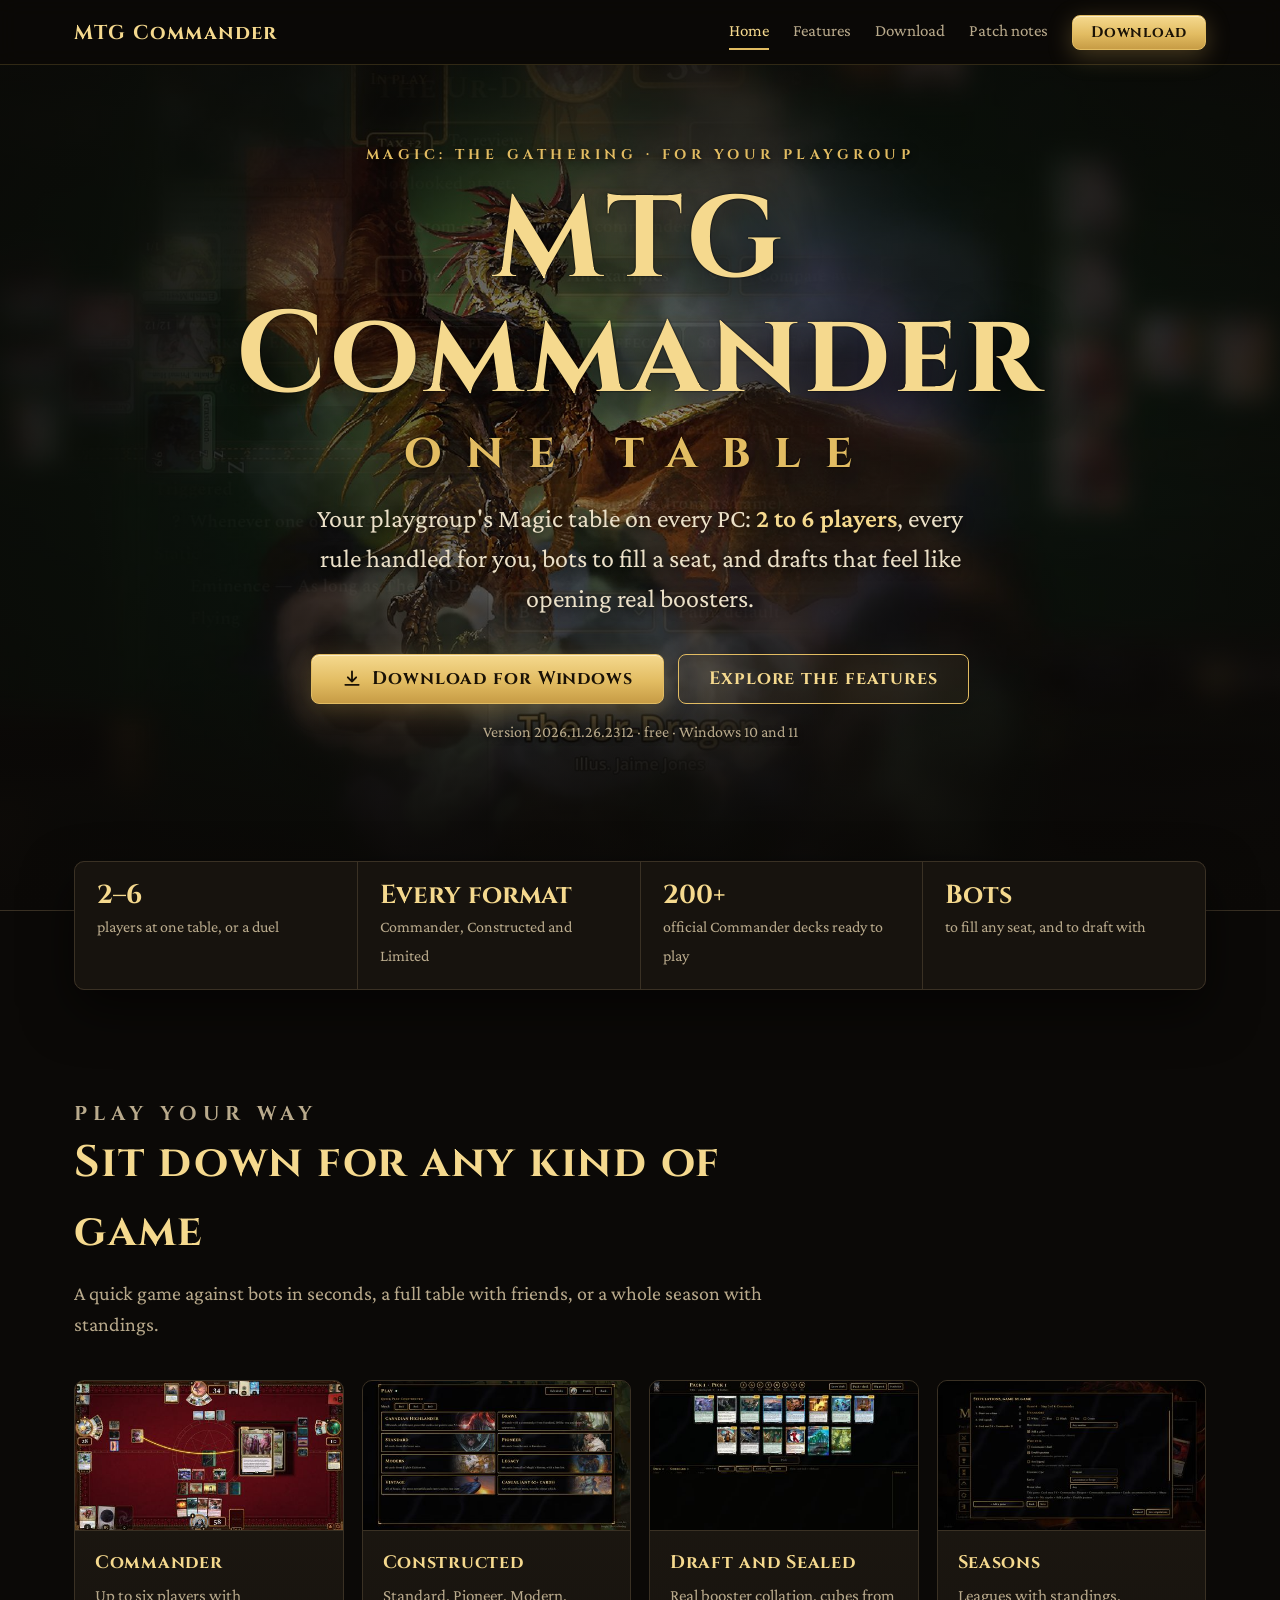
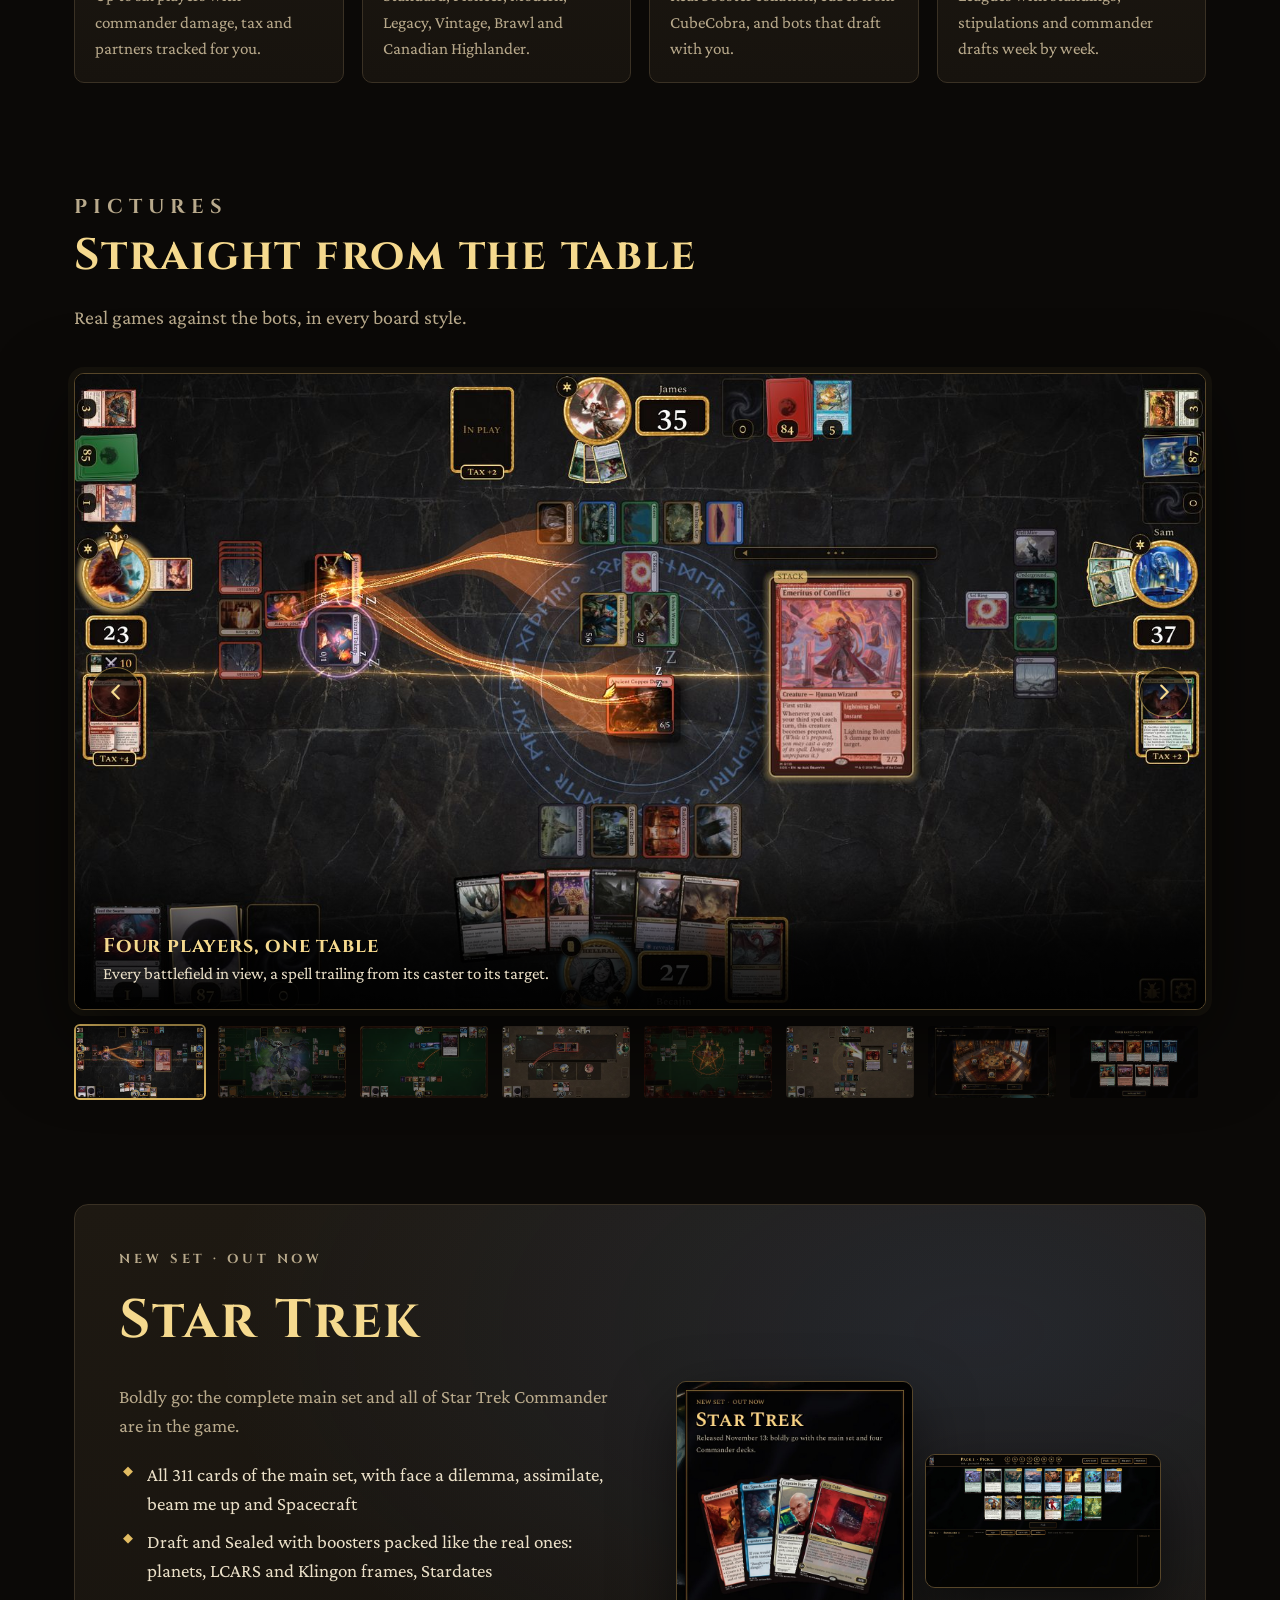
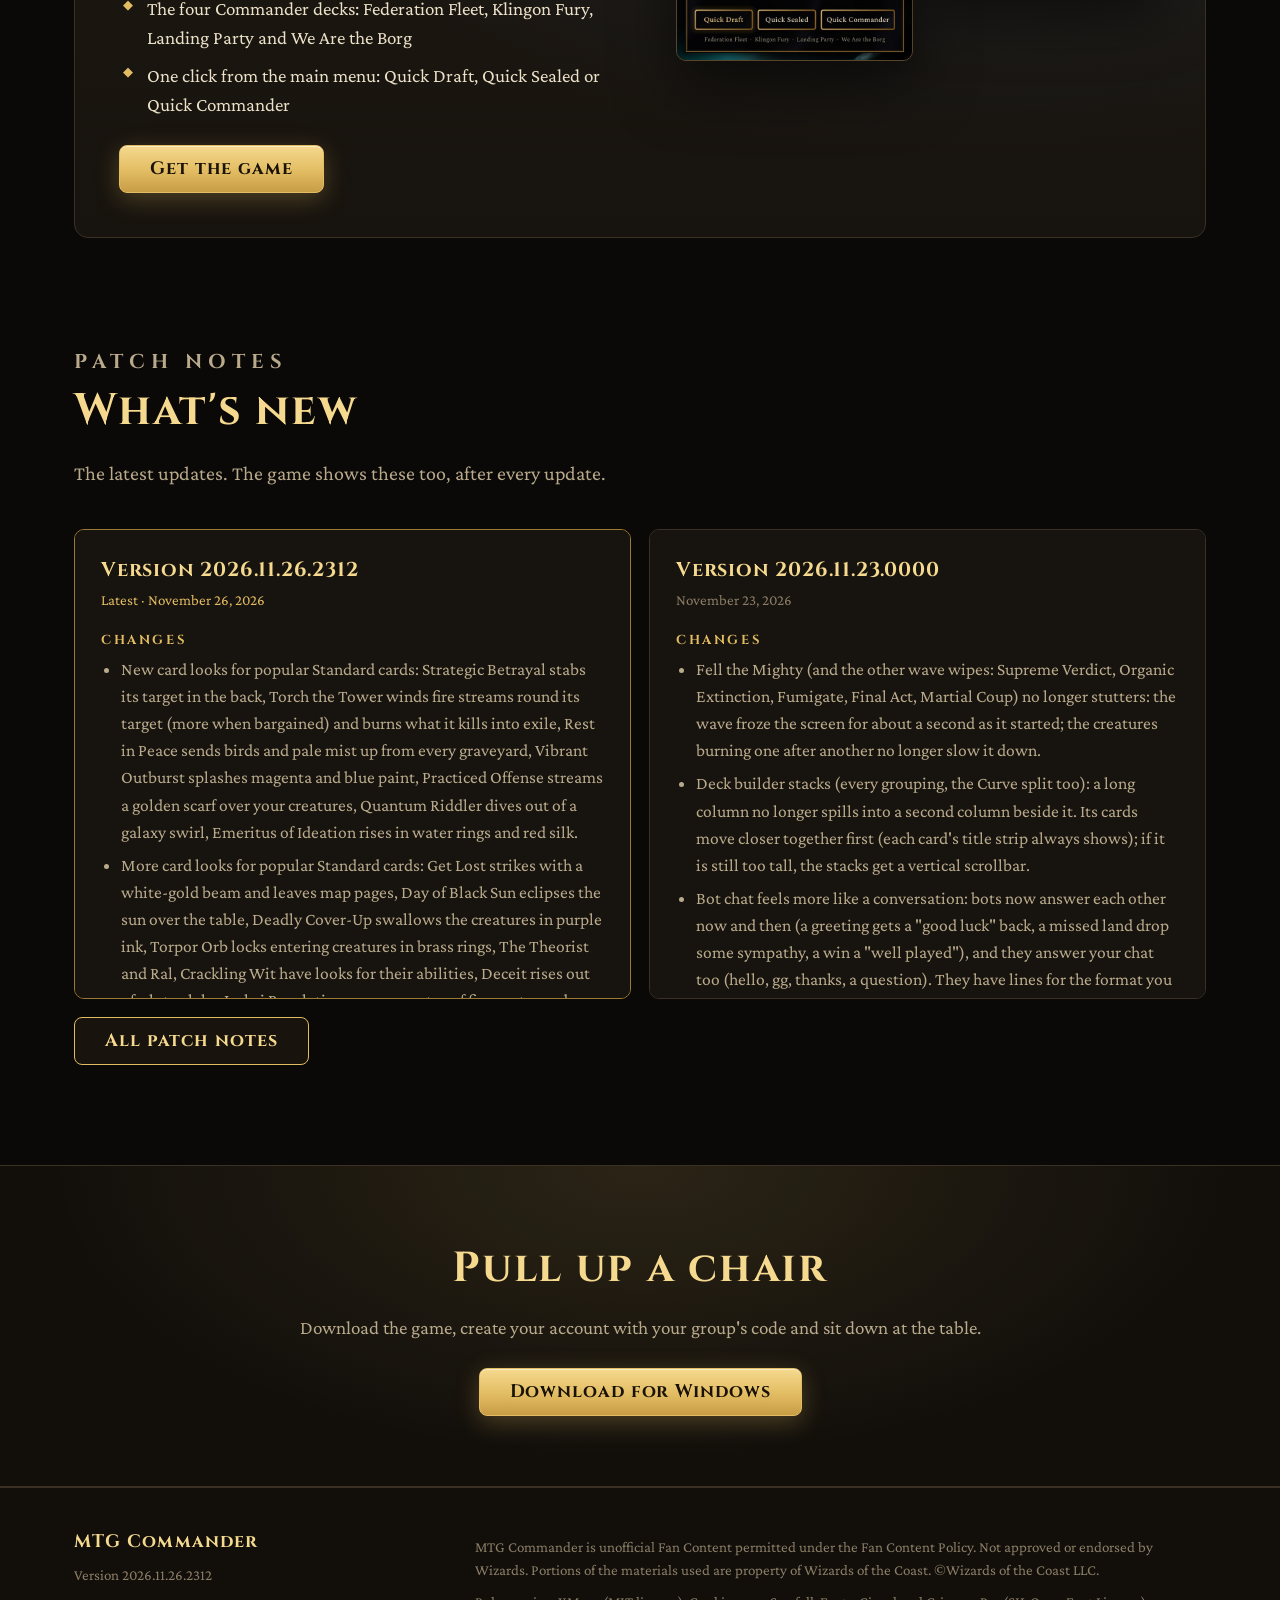
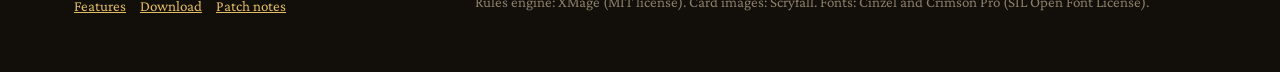
<file: index.html>
<!doctype html>
<html lang="en">
<head>
<meta charset="utf-8">
<meta name="viewport" content="width=device-width, initial-scale=1">
<title>MTG Commander</title>
<meta name="description" content="MTG Commander: Magic: The Gathering at one table for 2 to 6 players, rules enforced, with bots, drafts, Sealed, seasons and every Commander precon. Free download for Windows.">
<meta property="og:title" content="MTG Commander">
<meta property="og:description" content="Four players · one table · rules enforced.">
<meta property="og:image" content="/download/site/img/hero-banner.jpg">
<link rel="icon" href="/download/site/img/entrance-ur-dragon-thumb.jpg">
<link rel="stylesheet" href="/download/site/css/site.css">
</head>
<body>
<script>document.documentElement.className += " js";</script>

<header class="bar">
  <div class="wrap">
    <a class="brand" href="/">MTG Commander</a>
    <button class="menu-btn" aria-label="Menu" aria-expanded="false"><svg viewBox="0 0 24 24" fill="none" stroke="currentColor" stroke-width="2" aria-hidden="true"><path d="M4 7h16M4 12h16M4 17h16"/></svg></button>
    <nav>
      <a href="/">Home</a>
      <a href="/features/">Features</a>
      <a href="/download/">Download</a>
      <a href="/patch_notes/">Patch notes</a>
    </nav>
    <a class="btn primary cta" href="/download/">Download</a>
  </div>
</header>

<main>
  <div class="hero">
    <div class="banner" style="background-image: url('/download/site/img/hero-banner.jpg')" aria-hidden="true"></div>
    <div class="wrap">
      <p class="tag">Magic: The Gathering · for your playgroup</p>
      <h1>MTG Commander<span>one table</span></h1>
      <p class="lead">Your playgroup's Magic table on every PC: <b>2 to 6 players</b>, every rule handled for you, bots to fill a seat, and drafts that feel like opening real boosters.</p>
      <div class="actions">
        <a class="btn primary" href="/download/">
          <svg viewBox="0 0 24 24" fill="none" stroke="currentColor" stroke-width="2.2" stroke-linecap="round" stroke-linejoin="round" aria-hidden="true"><path d="M12 3v12m0 0-5-5m5 5 5-5M4 19h16"/></svg>
          Download for Windows
        </a>
        <a class="btn ghost" href="/features/">Explore the features</a>
      </div>
      <p class="meta">Version <span data-version>…</span> · free · Windows 10 and 11</p>
    </div>
    <a class="scroll-hint" href="#play">Scroll</a>
  </div>

  <div class="wrap">
    <div class="facts reveal">
      <div><b>2–6</b><span>players at one table, or a duel</span></div>
      <div><b>Every format</b><span>Commander, Constructed and Limited</span></div>
      <div><b>200+</b><span>official Commander decks ready to play</span></div>
      <div><b>Bots</b><span>to fill any seat, and to draft with</span></div>
    </div>
  </div>

  <section id="play">
    <div class="wrap">
      <div class="sec-head reveal">
        <p class="eyebrow">Play your way</p>
        <h2>Sit down for any kind of game</h2>
        <p>A quick game against bots in seconds, a full table with friends, or a whole season with standings.</p>
      </div>
      <div class="tiles">
        <a class="tile reveal" href="/features/#table"><img src="/download/site/img/theme-velvet-thumb.jpg" alt="Four players at a velvet card table" loading="lazy"><div class="in"><h3>Commander</h3><p>Up to six players with commander damage, tax and partners tracked for you.</p></div></a>
        <a class="tile reveal" href="/features/#formats"><img src="/download/site/img/menu-constructed-thumb.jpg" alt="The Constructed formats" loading="lazy"><div class="in"><h3>Constructed</h3><p>Standard, Pioneer, Modern, Legacy, Vintage, Brawl and Canadian Highlander.</p></div></a>
        <a class="tile reveal" href="/features/#limited"><img src="/download/site/img/draft-trk-thumb.jpg" alt="A Star Trek draft pack" loading="lazy"><div class="in"><h3>Draft and Sealed</h3><p>Real booster collation, cubes from CubeCobra, and bots that draft with you.</p></div></a>
        <a class="tile reveal" href="/features/#seasons"><img src="/download/site/img/stipulations-thumb.jpg" alt="Building a season's stipulations" loading="lazy"><div class="in"><h3>Seasons</h3><p>Leagues with standings, stipulations and commander drafts week by week.</p></div></a>
      </div>
    </div>
  </section>

  <section id="pictures">
    <div class="wrap">
      <div class="sec-head reveal">
        <p class="eyebrow">Pictures</p>
        <h2>Straight from the table</h2>
        <p>Real games against the bots, in every board style.</p>
      </div>
      <div class="reveal">
        <div class="slider" data-slider aria-roledescription="carousel">
          <div class="slides">
            <figure class="slide"><img src="/download/site/img/theme-stone.jpg" alt="A four-player Commander game on the dark stone table"><figcaption><b>Four players, one table</b><span>Every battlefield in view, a spell trailing from its caster to its target.</span></figcaption></figure>
            <figure class="slide"><img src="/download/site/img/entrance-atraxa.jpg" alt="Atraxa's commander entrance" loading="lazy"><figcaption><b>Commanders make an entrance</b><span>Atraxa steps out of her card in smoke and light in her colors.</span></figcaption></figure>
            <figure class="slide"><img src="/download/site/img/duel-felt.jpg" alt="A Standard duel on green felt" loading="lazy"><figcaption><b>Duels too</b><span>A Standard match on the green felt table.</span></figcaption></figure>
            <figure class="slide"><img src="/download/site/img/zoom-attack.jpg" alt="The table zooming in on an attack" loading="lazy"><figcaption><b>Zoom when it matters</b><span>Attackers and blockers zoom in, everything else stays on the table.</span></figcaption></figure>
            <figure class="slide"><img src="/download/site/img/fx-blasphemous-act.jpg" alt="Blasphemous Act's burning pentagram" loading="lazy"><figcaption><b>Big spells feel big</b><span>Blasphemous Act burns a pentagram across the whole table.</span></figcaption></figure>
            <figure class="slide"><img src="/download/site/img/theme-light.jpg" alt="A Commander game on the light stone table" loading="lazy"><figcaption><b>Light stone</b><span>One of five board styles, each with its own frames and colors.</span></figcaption></figure>
            <figure class="slide"><img src="/download/site/img/table-open-seat.jpg" alt="A table with two players ready, a bot and one open seat" loading="lazy"><figcaption><b>Gather your table</b><span>Two players ready with their decks, a bot, and a seat waiting for one more.</span></figcaption></figure>
            <figure class="slide"><img src="/download/site/img/sealed-trk.jpg" alt="A Star Trek Sealed pool's rares and mythics" loading="lazy"><figcaption><b>Sealed</b><span>A real Star Trek Sealed pool: the rares and mythics revealed one by one.</span></figcaption></figure>
            <figure class="slide"><img src="/download/site/img/entrance-ur-dragon.jpg" alt="The Ur-Dragon's commander entrance" loading="lazy"><figcaption><b>The Ur-Dragon arrives</b><span>Commanders with a cut-out figure rise over the table as they're cast.</span></figcaption></figure>
            <figure class="slide"><img src="/download/site/img/theme-marble.jpg" alt="A Commander game on marble with dark stone inlays" loading="lazy"><figcaption><b>Marble</b><span>Marble with dark stone inlays, another table, other decks.</span></figcaption></figure>
            <figure class="slide"><img src="/download/site/img/fx-demonic-tutor.jpg" alt="Demonic Tutor's dark circle" loading="lazy"><figcaption><b>Every tutor has its moment</b><span>Demonic Tutor opens a dark circle over the table.</span></figcaption></figure>
            <figure class="slide"><img src="/download/site/img/duel-velvet.jpg" alt="A draft duel on velvet" loading="lazy"><figcaption><b>Draft duels</b><span>Best-of-three rounds with the decks you drafted.</span></figcaption></figure>
          </div>
          <button class="arrow prev" aria-label="Previous picture"><svg viewBox="0 0 24 24" fill="none" stroke="currentColor" stroke-width="2.4" stroke-linecap="round" stroke-linejoin="round" aria-hidden="true"><path d="m15 5-7 7 7 7"/></svg></button>
          <button class="arrow next" aria-label="Next picture"><svg viewBox="0 0 24 24" fill="none" stroke="currentColor" stroke-width="2.4" stroke-linecap="round" stroke-linejoin="round" aria-hidden="true"><path d="m9 5 7 7-7 7"/></svg></button>
        </div>
      </div>
    </div>
  </section>

  <section id="new">
    <div class="wrap">
      <div class="newset reveal">
        <div>
          <p class="eyebrow">New set · out now</p>
          <h2>Star Trek</h2>
          <p>Boldly go: the complete main set and all of Star Trek Commander are in the game.</p>
          <ul>
            <li>All 311 cards of the main set, with face a dilemma, assimilate, beam me up and Spacecraft</li>
            <li>Draft and Sealed with boosters packed like the real ones: planets, LCARS and Klingon frames, Stardates</li>
            <li>The four Commander decks: Federation Fleet, Klingon Fury, Landing Party and We Are the Borg</li>
            <li>One click from the main menu: Quick Draft, Quick Sealed or Quick Commander</li>
          </ul>
          <a class="btn primary" href="/download/">Get the game</a>
        </div>
        <div class="pair">
          <img class="shot" src="/download/site/img/startrek-banner.jpg" alt="The Star Trek banner in the main menu" loading="lazy">
          <img class="shot" src="/download/site/img/draft-trk.jpg" alt="A Star Trek draft pack" loading="lazy" style="align-self:center">
        </div>
      </div>
    </div>
  </section>

  <section id="notes">
    <div class="wrap">
      <div class="sec-head reveal">
        <p class="eyebrow">Patch notes</p>
        <h2>What's new</h2>
        <p>The latest updates. The game shows these too, after every update.</p>
      </div>
      <div class="notes" id="notes-preview"><div class="note"><p class="when">Loading the patch notes…</p></div></div>
      <p style="margin-top:18px"><a class="btn ghost" href="/patch_notes/">All patch notes</a></p>
    </div>
  </section>

  <div class="closing">
    <h2>Pull up a chair</h2>
    <p>Download the game, create your account with your group's code and sit down at the table.</p>
    <a class="btn primary" href="/download/">Download for Windows</a>
  </div>
</main>

<footer>
  <div class="wrap">
    <div>
      <a class="brand" href="/">MTG Commander</a>
      <p>Version <span data-version>…</span></p>
      <nav><a href="/features/">Features</a><a href="/download/">Download</a><a href="/patch_notes/">Patch notes</a></nav>
    </div>
    <div>
      <p>MTG Commander is unofficial Fan Content permitted under the Fan Content Policy. Not approved or endorsed by Wizards. Portions of the materials used are property of Wizards of the Coast. ©Wizards of the Coast LLC.</p>
      <p>Rules engine: XMage (MIT license). Card images: Scryfall. Fonts: Cinzel and Crimson Pro (SIL Open Font License).</p>
    </div>
  </div>
</footer>
<script src="/download/site/js/site.js"></script>
</body>
</html>
</file>
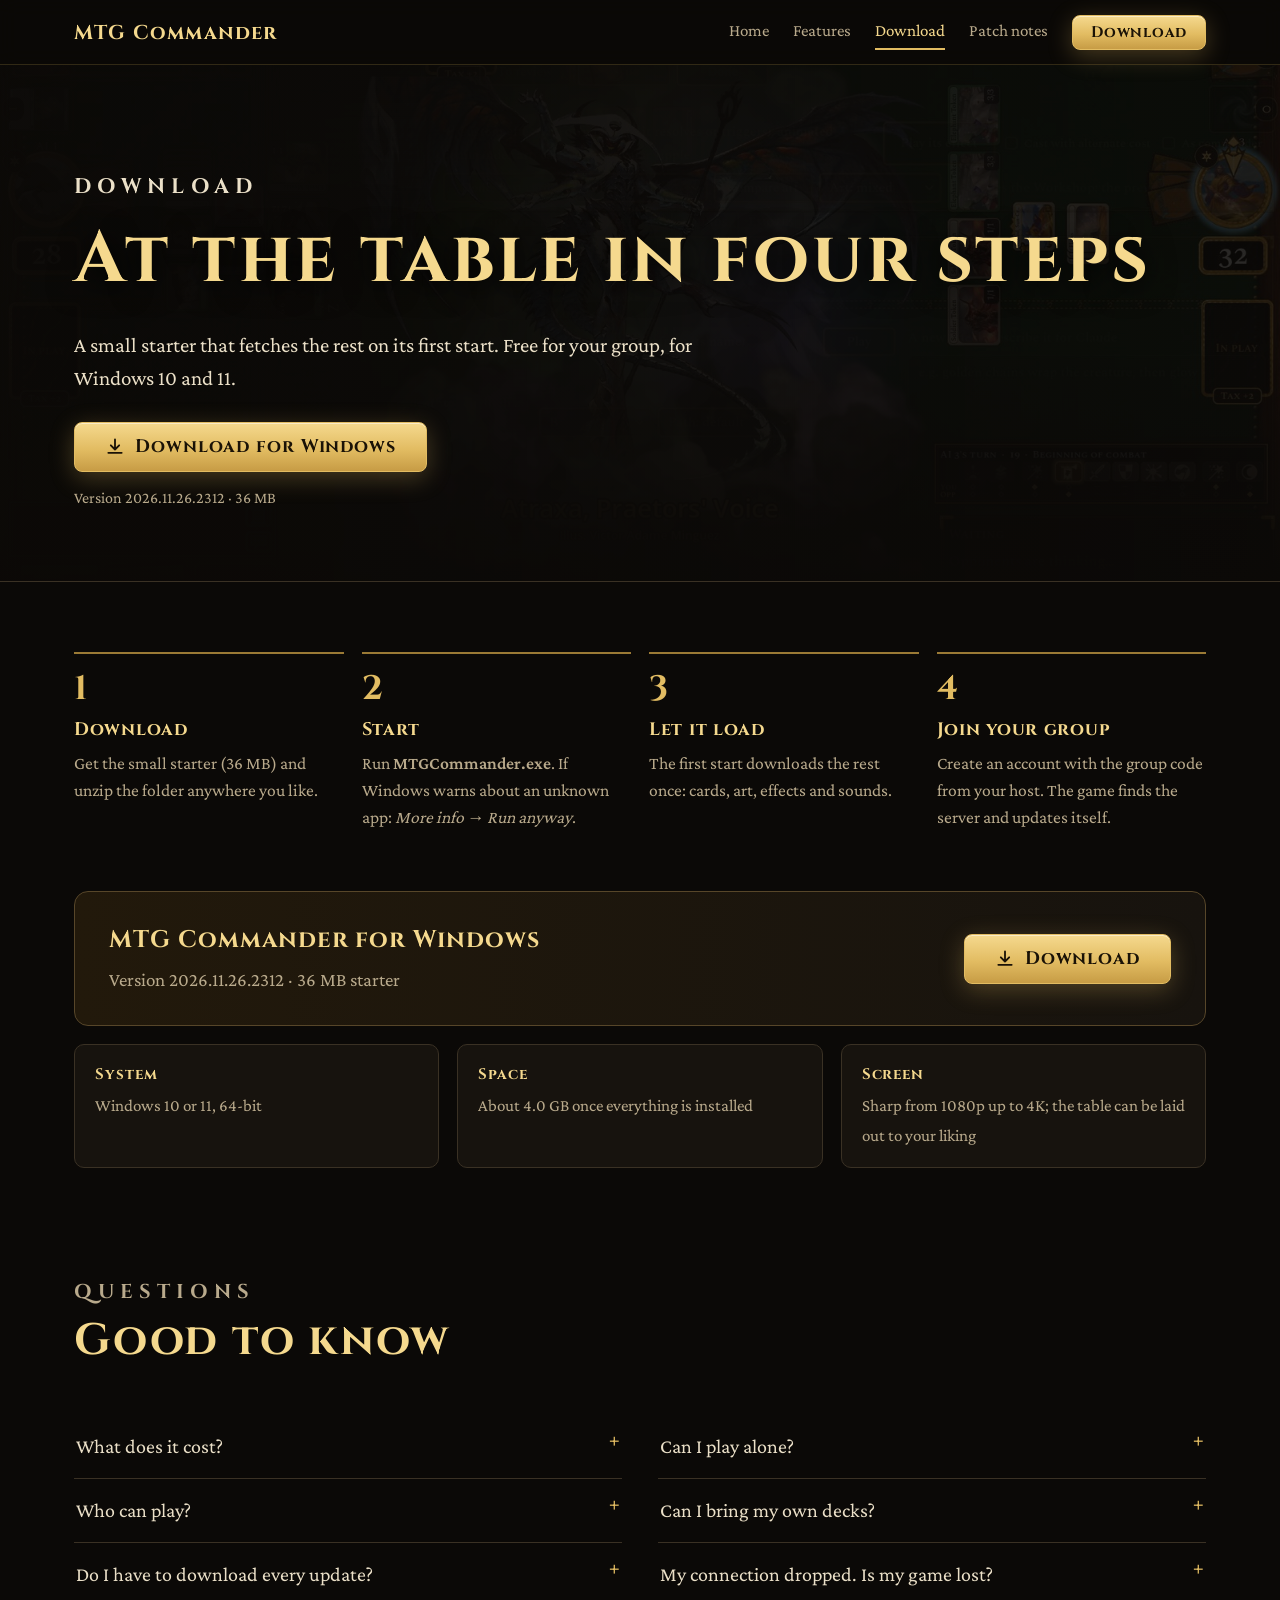
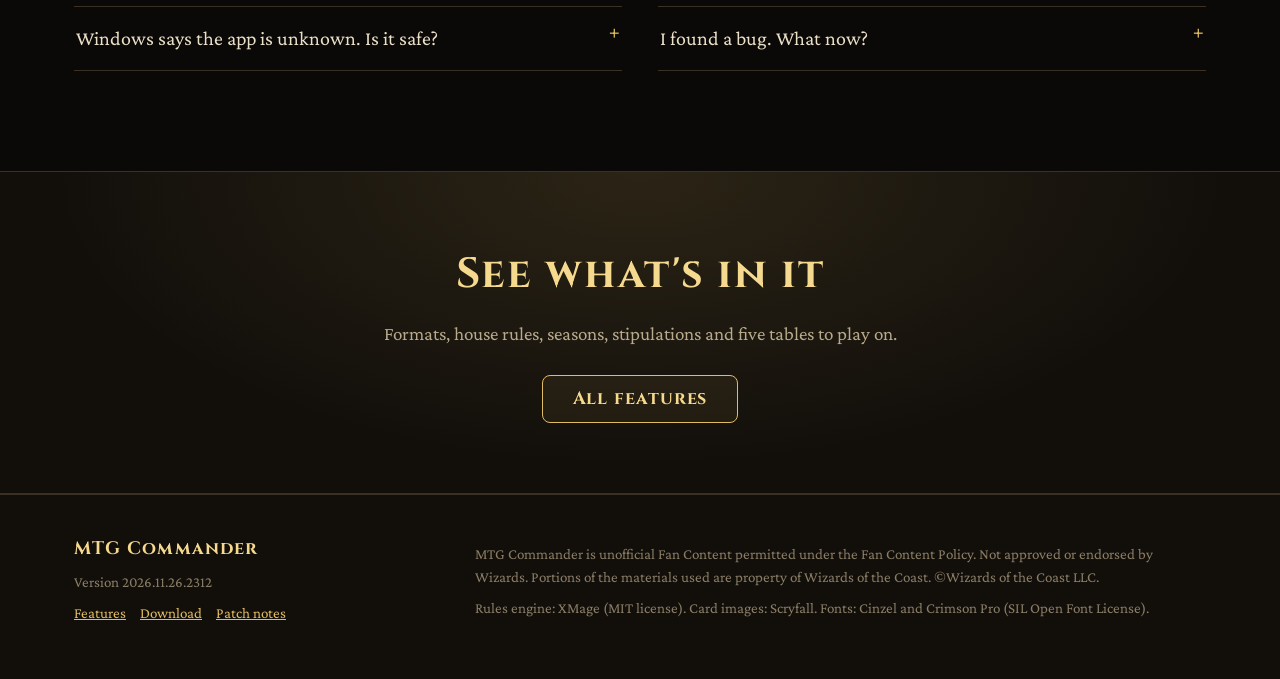
<file: download/index.html>
<!doctype html>
<html lang="en">
<head>
<meta charset="utf-8">
<meta name="viewport" content="width=device-width, initial-scale=1">
<title>Download · MTG Commander</title>
<meta name="description" content="Download MTG Commander for Windows: a small starter that installs the rest on its first start, or the whole game in one zip.">
<link rel="icon" href="/download/site/img/entrance-ur-dragon-thumb.jpg">
<link rel="stylesheet" href="/download/site/css/site.css">
</head>
<body>
<script>document.documentElement.className += " js";</script>

<header class="bar">
  <div class="wrap">
    <a class="brand" href="/">MTG Commander</a>
    <button class="menu-btn" aria-label="Menu" aria-expanded="false"><svg viewBox="0 0 24 24" fill="none" stroke="currentColor" stroke-width="2" aria-hidden="true"><path d="M4 7h16M4 12h16M4 17h16"/></svg></button>
    <nav>
      <a href="/">Home</a>
      <a href="/features/">Features</a>
      <a href="/download/">Download</a>
      <a href="/patch_notes/">Patch notes</a>
    </nav>
    <a class="btn primary cta" href="https://github.com/Becajin/mtgcommander-site/releases/download/starter/MTGCommander-starter.zip">Download</a>
  </div>
</header>

<main>
  <div class="page-head">
    <div class="banner" style="background-image: url('/download/site/img/entrance-atraxa.jpg')" aria-hidden="true"></div>
    <div class="wrap">
      <p class="eyebrow">Download</p>
      <h1>At the table in four steps</h1>
      <p>A small starter that fetches the rest on its first start. Free for your group, for Windows 10 and 11.</p>
      <p style="margin-top:28px">
        <a class="btn primary" href="https://github.com/Becajin/mtgcommander-site/releases/download/starter/MTGCommander-starter.zip">
          <svg viewBox="0 0 24 24" fill="none" stroke="currentColor" stroke-width="2.2" stroke-linecap="round" stroke-linejoin="round" aria-hidden="true"><path d="M12 3v12m0 0-5-5m5 5 5-5M4 19h16"/></svg>
          Download for Windows
        </a>
      </p>
      <p style="color:var(--muted);font-size:16px">Version 2026.11.26.2312 · 36 MB</p>
    </div>
  </div>

  <section style="padding-top:70px">
    <div class="wrap">
      <div class="steps">
        <div class="step reveal"><h3>Download</h3><p>Get the small starter (36 MB) and unzip the folder anywhere you like.</p></div>
        <div class="step reveal"><h3>Start</h3><p>Run <b>MTGCommander.exe</b>. If Windows warns about an unknown app: <i>More info → Run anyway</i>.</p></div>
        <div class="step reveal"><h3>Let it load</h3><p>The first start downloads the rest once: cards, art, effects and sounds.</p></div>
        <div class="step reveal"><h3>Join your group</h3><p>Create an account with the group code from your host. The game finds the server and updates itself.</p></div>
      </div>
    </div>
  </section>

  <section style="padding-top:60px">
    <div class="wrap">
      <div class="download-card reveal">
        <div>
          <h3>MTG Commander for Windows</h3>
          <p>Version 2026.11.26.2312 · 36 MB starter</p>
        </div>
        <a class="btn primary" href="https://github.com/Becajin/mtgcommander-site/releases/download/starter/MTGCommander-starter.zip">
          <svg viewBox="0 0 24 24" fill="none" stroke="currentColor" stroke-width="2.2" stroke-linecap="round" stroke-linejoin="round" aria-hidden="true"><path d="M12 3v12m0 0-5-5m5 5 5-5M4 19h16"/></svg>
          Download
        </a>
      </div>
      <div class="spec reveal">
        <div><b>System</b><span>Windows 10 or 11, 64-bit</span></div>
        <div><b>Space</b><span>About 4.0 GB once everything is installed</span></div>
        <div><b>Screen</b><span>Sharp from 1080p up to 4K; the table can be laid out to your liking</span></div>
      </div>
    </div>
  </section>

  <section id="faq">
    <div class="wrap">
      <div class="sec-head reveal">
        <p class="eyebrow">Questions</p>
        <h2>Good to know</h2>
      </div>
      <div class="faq reveal">
        <div>
          <details><summary>What does it cost?</summary><p>Nothing. It's a free game for our playgroup, run by its host. No shop, no ads, no collection to buy: every card is available.</p></details>
          <details><summary>Who can play?</summary><p>Anyone with the group code from the host. You create your account with it in the game, and that's it.</p></details>
          <details><summary>Do I have to download every update?</summary><p>No. The game tells you when there's a new version and updates itself in place, downloading only what changed.</p></details>
          <details><summary>Windows says the app is unknown. Is it safe?</summary><p>The game isn't signed with a paid certificate, so Windows SmartScreen asks first. Choose <i>More info → Run anyway</i>.</p></details>
        </div>
        <div>
          <details><summary>Can I play alone?</summary><p>Yes. Quick Play starts a game against bots in seconds, in Commander or any other format, and the bots draft and play Sealed with you too.</p></details>
          <details><summary>Can I bring my own decks?</summary><p>Yes. Paste a list or a Moxfield or Archidekt link into the deck builder. The game checks legality and the bracket for you.</p></details>
          <details><summary>My connection dropped. Is my game lost?</summary><p>No. Start the game again and the server hands your game back where it was.</p></details>
          <details><summary>I found a bug. What now?</summary><p>Use <i>Report bug</i> in the main menu: it sends the details straight to the host.</p></details>
        </div>
      </div>
    </div>
  </section>

  <div class="closing" style="margin-top:100px">
    <h2>See what's in it</h2>
    <p>Formats, house rules, seasons, stipulations and five tables to play on.</p>
    <a class="btn ghost" href="/features/">All features</a>
  </div>
</main>

<footer>
  <div class="wrap">
    <div>
      <a class="brand" href="/">MTG Commander</a>
      <p>Version 2026.11.26.2312</p>
      <nav><a href="/features/">Features</a><a href="/download/">Download</a><a href="/patch_notes/">Patch notes</a></nav>
    </div>
    <div>
      <p>MTG Commander is unofficial Fan Content permitted under the Fan Content Policy. Not approved or endorsed by Wizards. Portions of the materials used are property of Wizards of the Coast. ©Wizards of the Coast LLC.</p>
      <p>Rules engine: XMage (MIT license). Card images: Scryfall. Fonts: Cinzel and Crimson Pro (SIL Open Font License).</p>
    </div>
  </div>
</footer>
<script src="/download/site/js/site.js"></script>
</body>
</html>
</file>
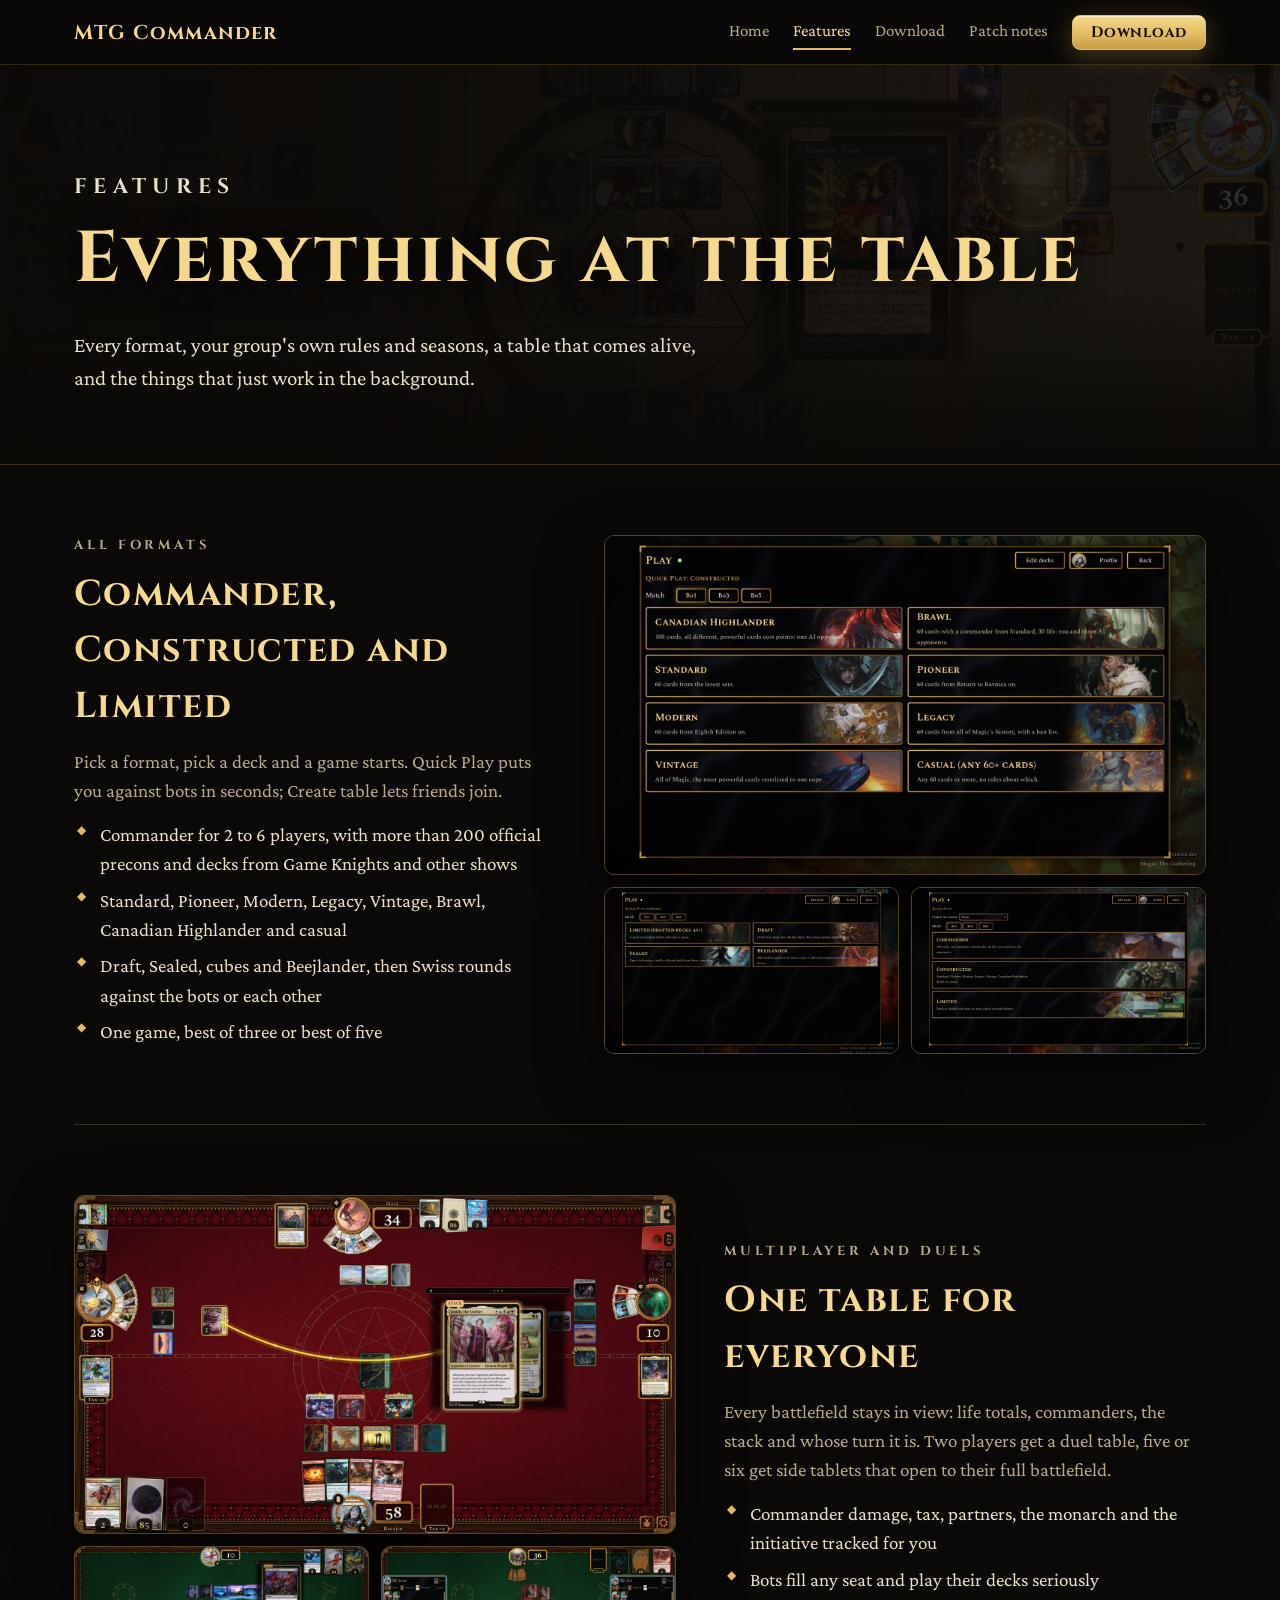
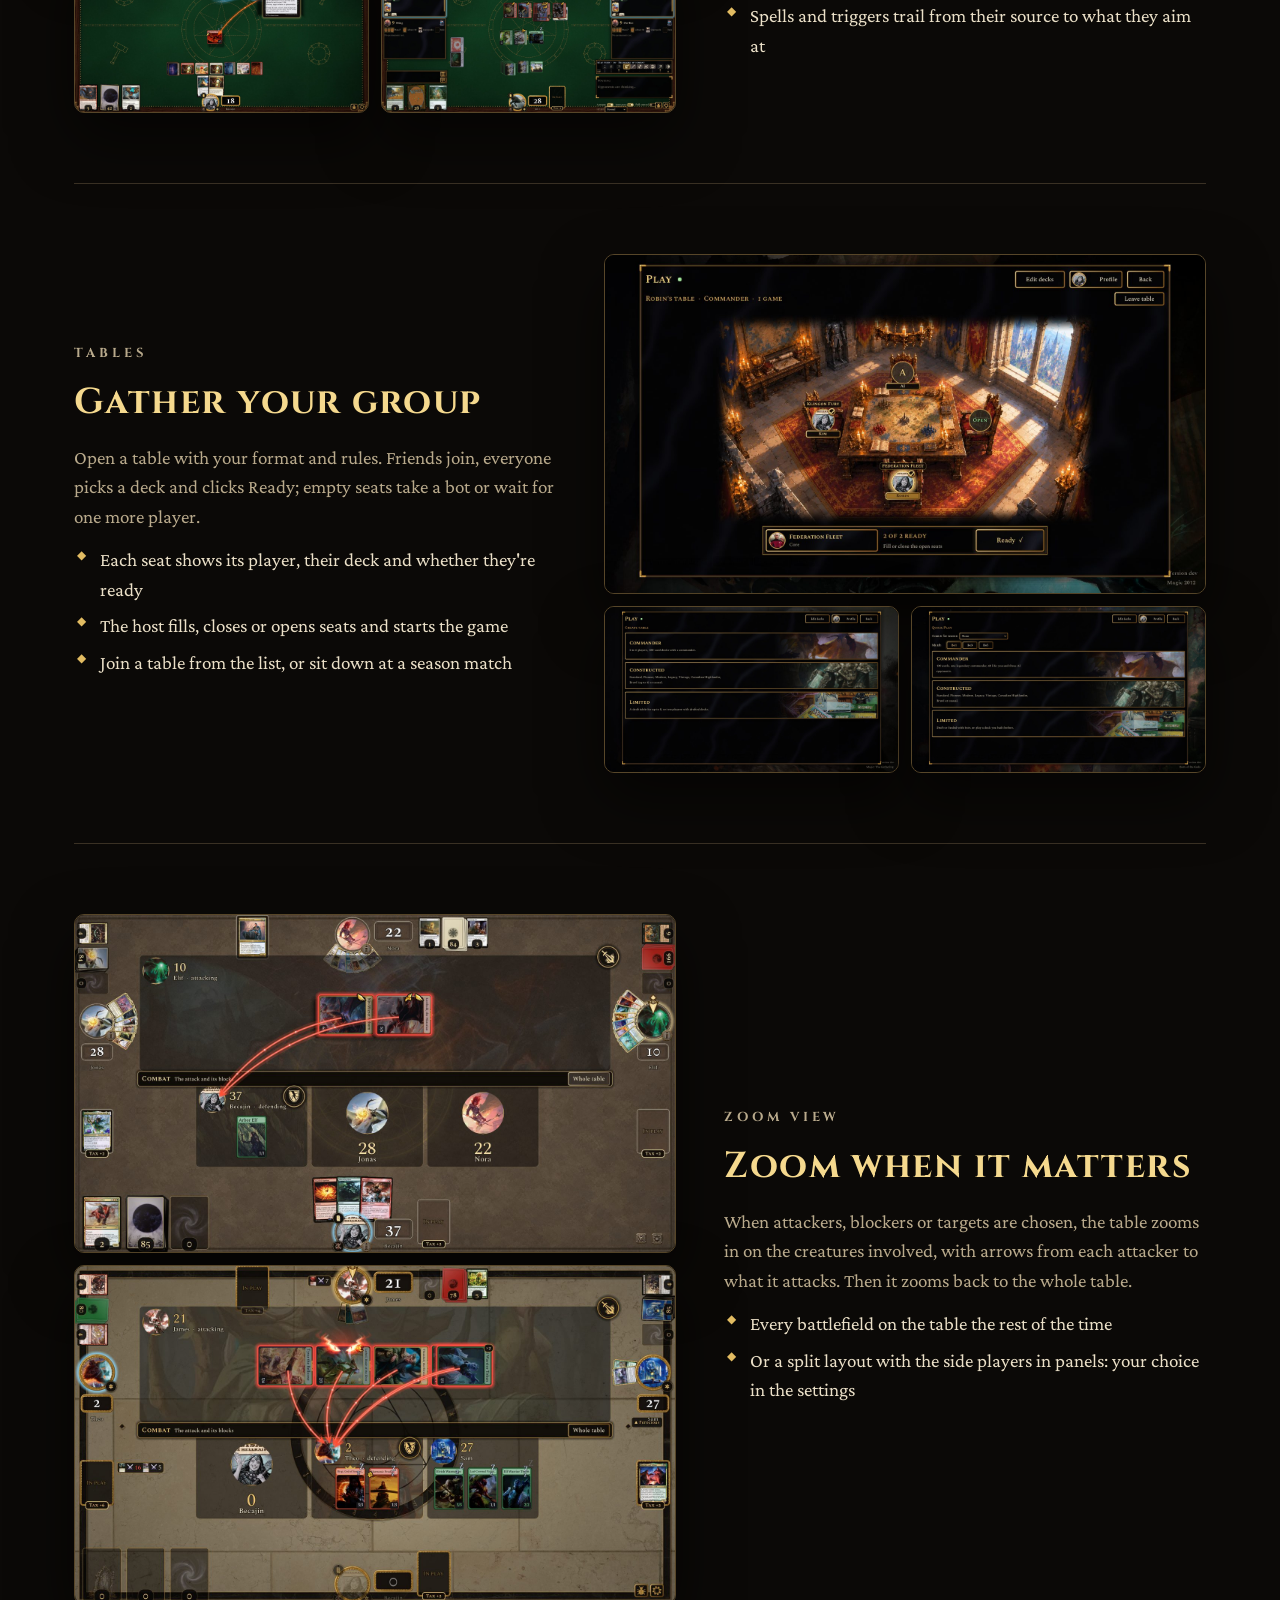
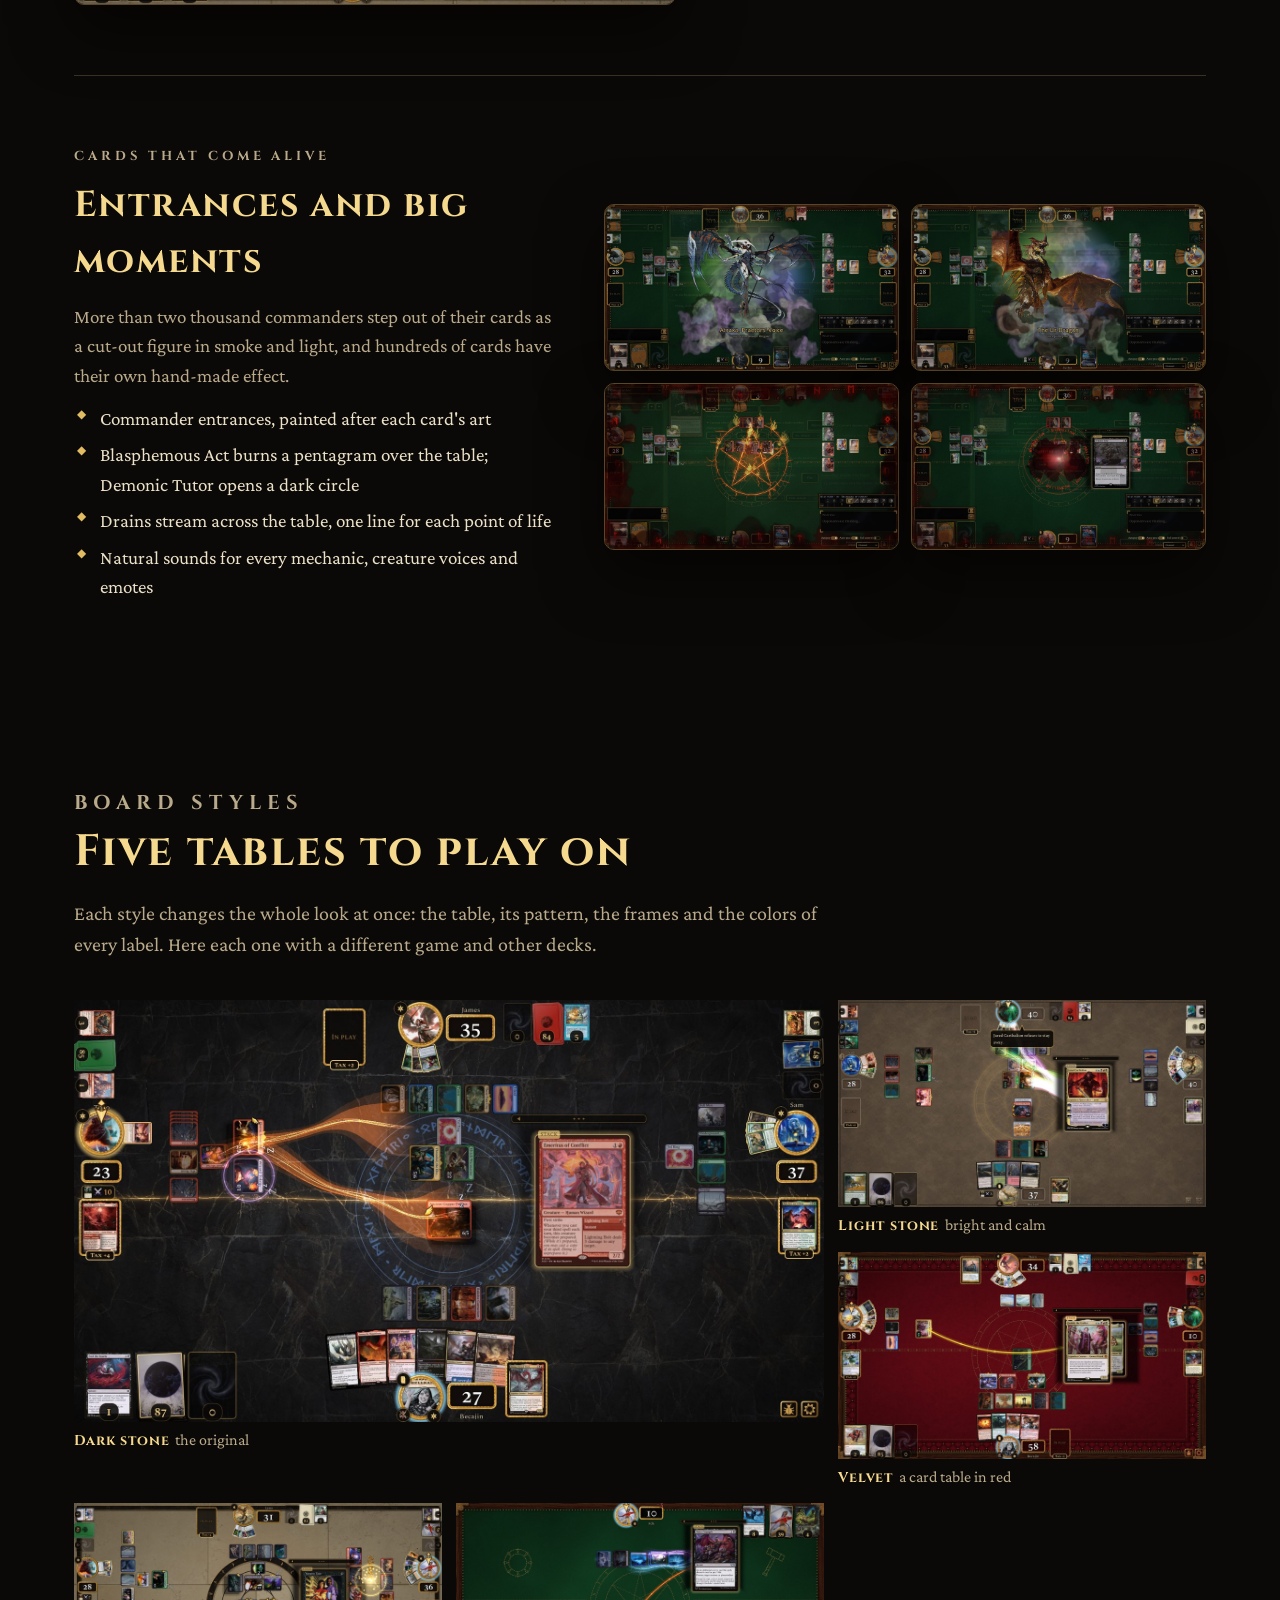
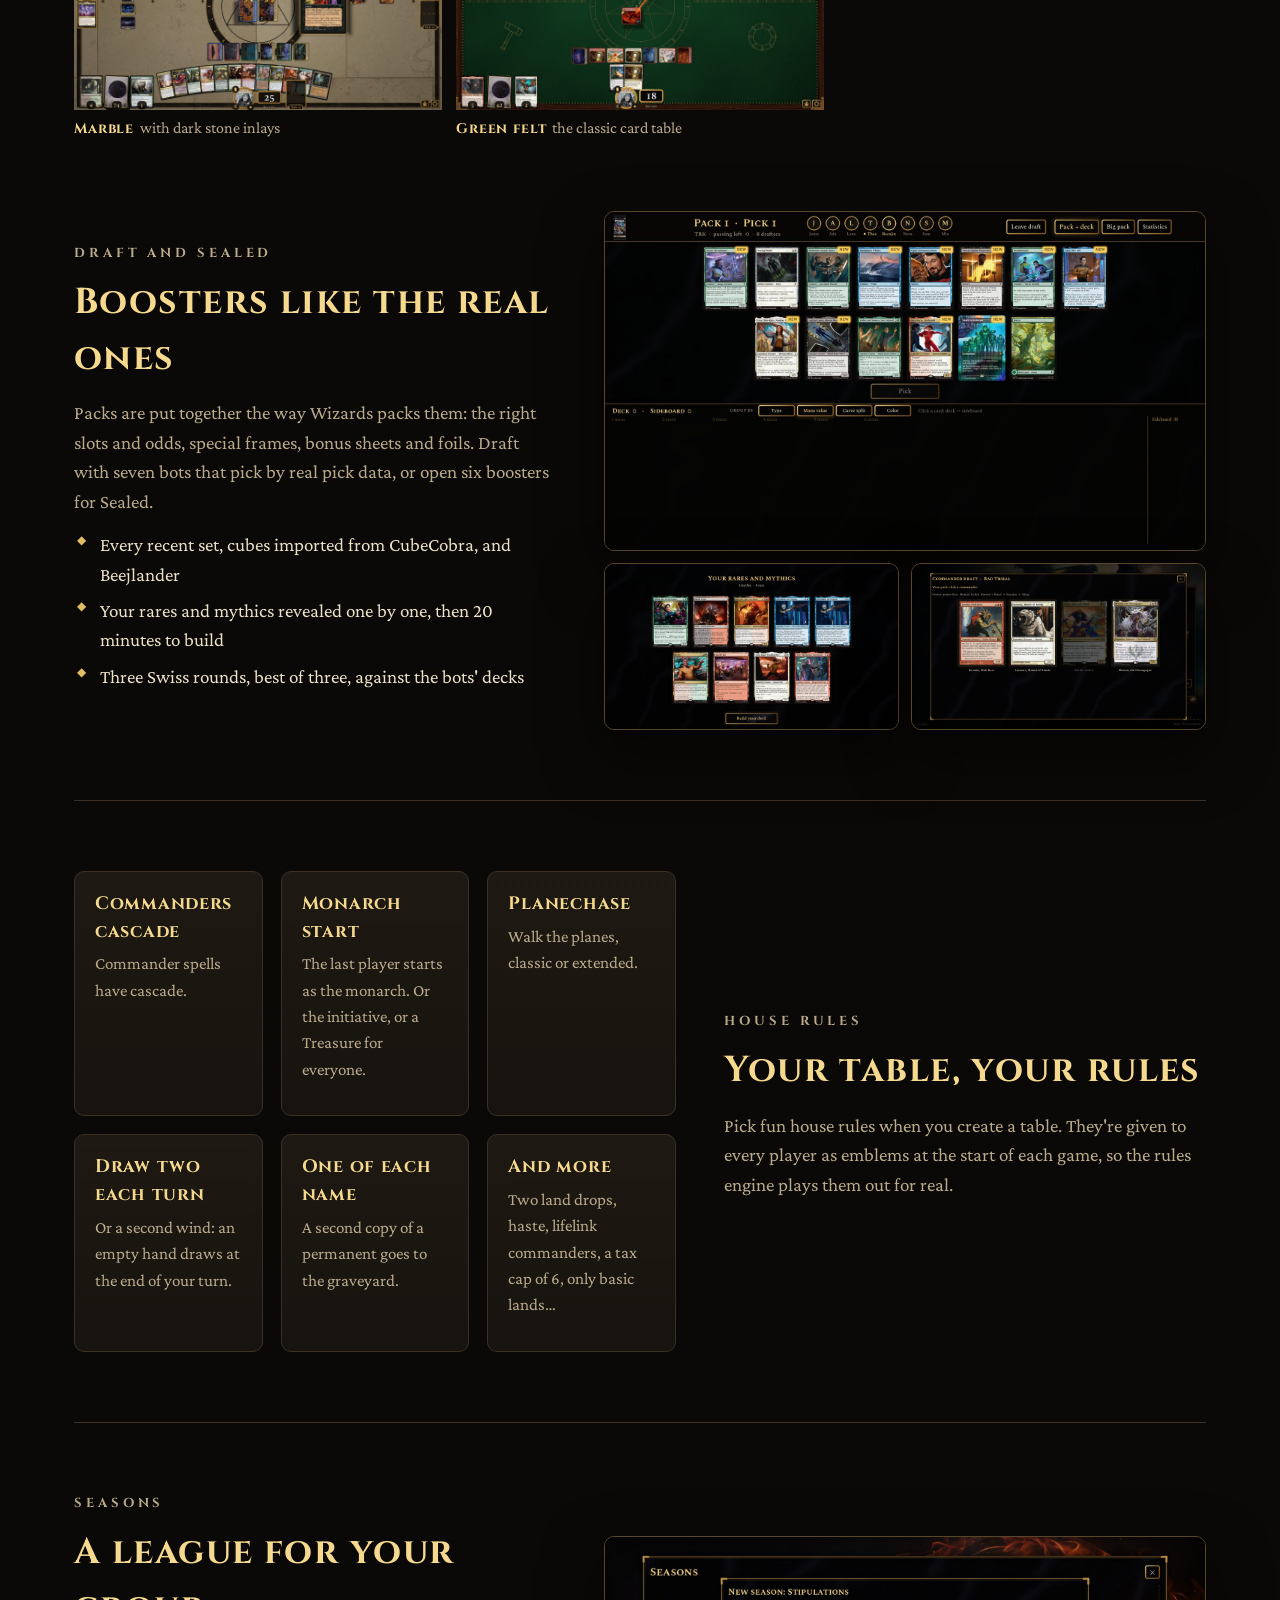
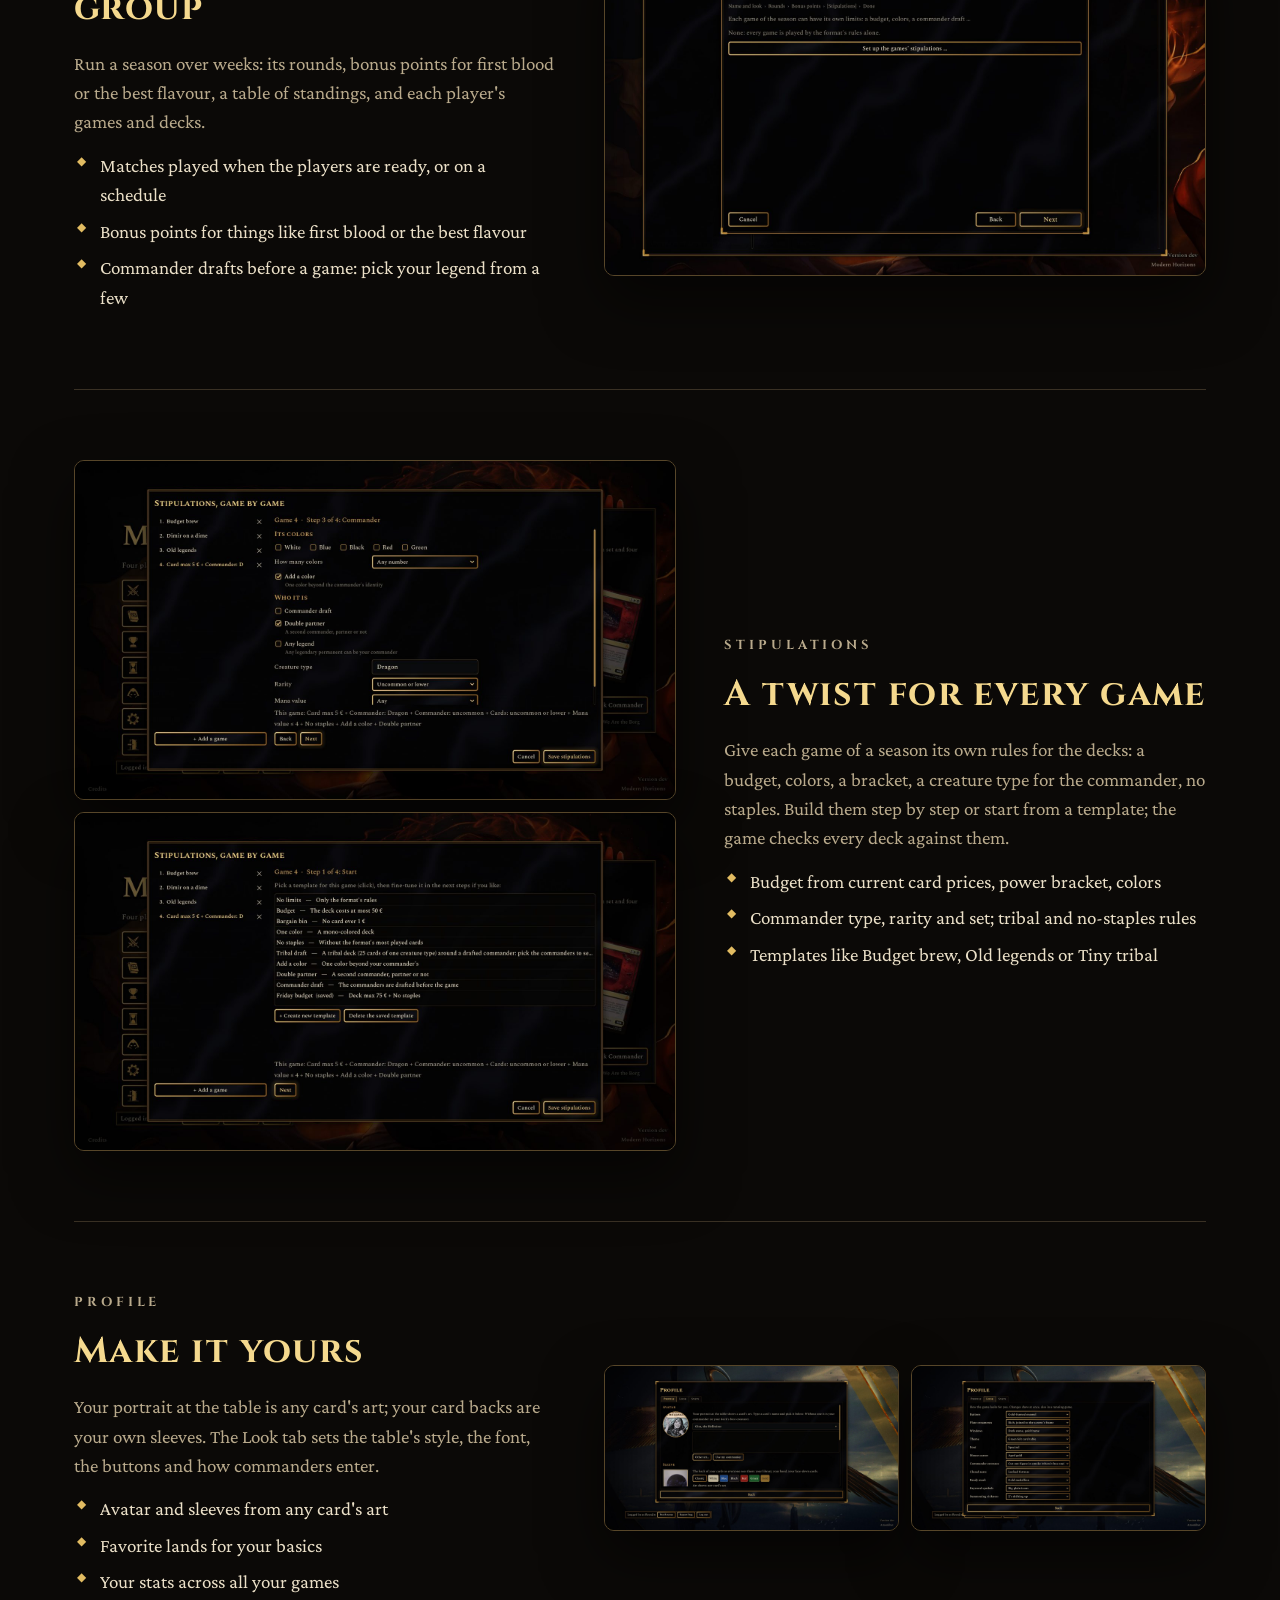
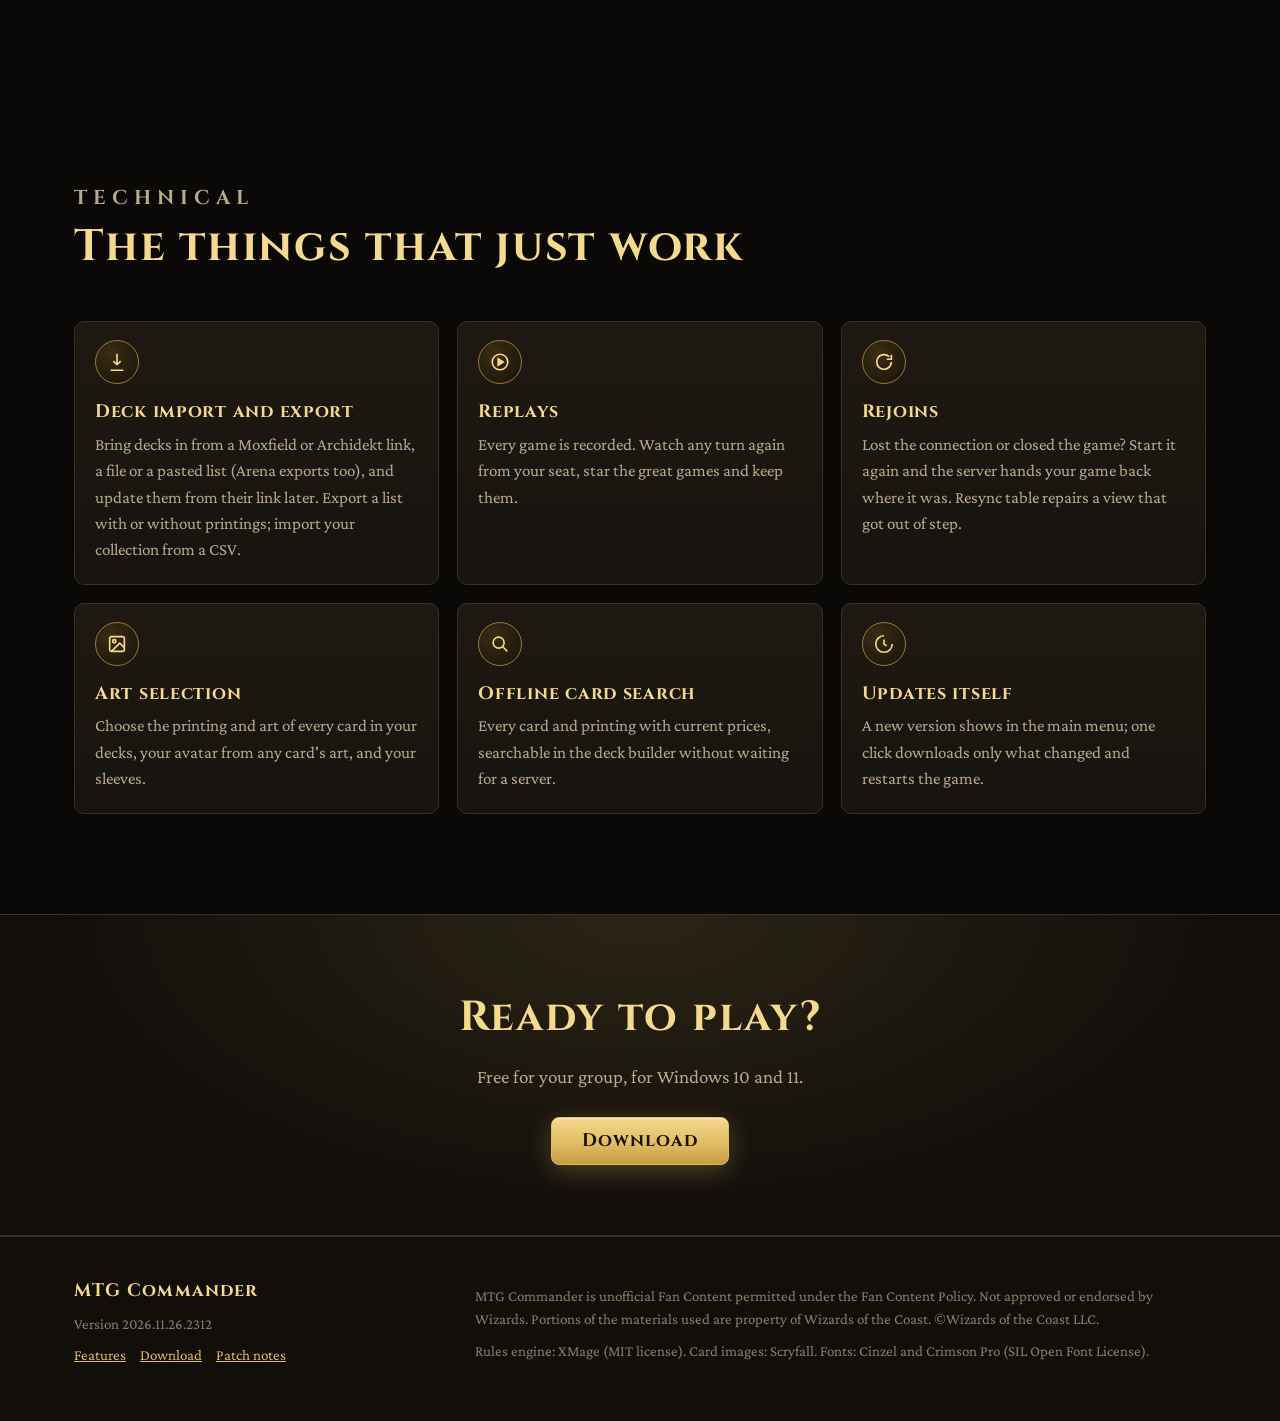
<file: features/index.html>
<!doctype html>
<html lang="en">
<head>
<meta charset="utf-8">
<meta name="viewport" content="width=device-width, initial-scale=1">
<title>Features · MTG Commander</title>
<meta name="description" content="Every format, house rules, seasons and stipulations, five board styles, commander entrances, real booster drafts, replays, rejoins and deck import: what MTG Commander can do.">
<link rel="icon" href="/download/site/img/entrance-ur-dragon-thumb.jpg">
<link rel="stylesheet" href="/download/site/css/site.css">
</head>
<body>
<script>document.documentElement.className += " js";</script>

<header class="bar">
  <div class="wrap">
    <a class="brand" href="/">MTG Commander</a>
    <button class="menu-btn" aria-label="Menu" aria-expanded="false"><svg viewBox="0 0 24 24" fill="none" stroke="currentColor" stroke-width="2" aria-hidden="true"><path d="M4 7h16M4 12h16M4 17h16"/></svg></button>
    <nav>
      <a href="/">Home</a>
      <a href="/features/">Features</a>
      <a href="/download/">Download</a>
      <a href="/patch_notes/">Patch notes</a>
    </nav>
    <a class="btn primary cta" href="/download/">Download</a>
  </div>
</header>

<main>
  <div class="page-head">
    <div class="banner" style="background-image: url('/download/site/img/theme-marble.jpg')" aria-hidden="true"></div>
    <div class="wrap">
      <p class="eyebrow">Features</p>
      <h1>Everything at the table</h1>
      <p>Every format, your group's own rules and seasons, a table that comes alive, and the things that just work in the background.</p>
    </div>
  </div>

  <div class="wrap">
    <!-- all formats -->
    <div class="feature-row reveal" id="formats">
      <div class="text">
        <p class="eyebrow">All formats</p>
        <h2>Commander, Constructed and Limited</h2>
        <p>Pick a format, pick a deck and a game starts. Quick Play puts you against bots in seconds; Create table lets friends join.</p>
        <ul>
          <li>Commander for 2 to 6 players, with more than 200 official precons and decks from Game Knights and other shows</li>
          <li>Standard, Pioneer, Modern, Legacy, Vintage, Brawl, Canadian Highlander and casual</li>
          <li>Draft, Sealed, cubes and Beejlander, then Swiss rounds against the bots or each other</li>
          <li>One game, best of three or best of five</li>
        </ul>
      </div>
      <div class="shots">
        <img class="shot wide" src="/download/site/img/menu-constructed.jpg" alt="Quick Play: the Constructed formats" loading="lazy">
        <img class="shot" src="/download/site/img/menu-limited.jpg" alt="Quick Play: the Limited formats" loading="lazy">
        <img class="shot" src="/download/site/img/menu-quick.jpg" alt="Quick Play: Commander, Constructed or Limited" loading="lazy">
      </div>
    </div>

    <!-- the table: multiplayer and duels -->
    <div class="feature-row flip reveal" id="table">
      <div class="text">
        <p class="eyebrow">Multiplayer and duels</p>
        <h2>One table for everyone</h2>
        <p>Every battlefield stays in view: life totals, commanders, the stack and whose turn it is. Two players get a duel table, five or six get side tablets that open to their full battlefield.</p>
        <ul>
          <li>Commander damage, tax, partners, the monarch and the initiative tracked for you</li>
          <li>Bots fill any seat and play their decks seriously</li>
          <li>Spells and triggers trail from their source to what they aim at</li>
        </ul>
      </div>
      <div class="shots">
        <img class="shot wide" src="/download/site/img/theme-velvet.jpg" alt="Four players at the velvet card table" loading="lazy">
        <img class="shot" src="/download/site/img/duel-felt.jpg" alt="A Standard duel on green felt" loading="lazy">
        <img class="shot" src="/download/site/img/six-players.jpg" alt="Six players: the side players in tablets" loading="lazy">
      </div>
    </div>

    <!-- tables -->
    <div class="feature-row reveal" id="lobby">
      <div class="text">
        <p class="eyebrow">Tables</p>
        <h2>Gather your group</h2>
        <p>Open a table with your format and rules. Friends join, everyone picks a deck and clicks Ready; empty seats take a bot or wait for one more player.</p>
        <ul>
          <li>Each seat shows its player, their deck and whether they're ready</li>
          <li>The host fills, closes or opens seats and starts the game</li>
          <li>Join a table from the list, or sit down at a season match</li>
        </ul>
      </div>
      <div class="shots">
        <img class="shot wide" src="/download/site/img/table-open-seat.jpg" alt="Two players ready with their decks, a bot and one open seat" loading="lazy">
        <img class="shot" src="/download/site/img/menu-create.jpg" alt="Create table" loading="lazy">
        <img class="shot" src="/download/site/img/menu-quick.jpg" alt="Quick Play" loading="lazy">
      </div>
    </div>

    <!-- zoom view -->
    <div class="feature-row flip reveal" id="zoom">
      <div class="text">
        <p class="eyebrow">Zoom view</p>
        <h2>Zoom when it matters</h2>
        <p>When attackers, blockers or targets are chosen, the table zooms in on the creatures involved, with arrows from each attacker to what it attacks. Then it zooms back to the whole table.</p>
        <ul>
          <li>Every battlefield on the table the rest of the time</li>
          <li>Or a split layout with the side players in panels: your choice in the settings</li>
        </ul>
      </div>
      <div class="shots">
        <img class="shot wide" src="/download/site/img/zoom-attack.jpg" alt="The table zoomed in on an attack" loading="lazy">
        <img class="shot wide" src="/download/site/img/zoom-attack2.jpg" alt="Four attackers zoomed in, their arrows on the defender" loading="lazy">
      </div>
    </div>

    <!-- entrances and animations -->
    <div class="feature-row reveal" id="alive">
      <div class="text">
        <p class="eyebrow">Cards that come alive</p>
        <h2>Entrances and big moments</h2>
        <p>More than two thousand commanders step out of their cards as a cut-out figure in smoke and light, and hundreds of cards have their own hand-made effect.</p>
        <ul>
          <li>Commander entrances, painted after each card's art</li>
          <li>Blasphemous Act burns a pentagram over the table; Demonic Tutor opens a dark circle</li>
          <li>Drains stream across the table, one line for each point of life</li>
          <li>Natural sounds for every mechanic, creature voices and emotes</li>
        </ul>
      </div>
      <div class="shots">
        <img class="shot" src="/download/site/img/entrance-atraxa.jpg" alt="Atraxa's commander entrance" loading="lazy">
        <img class="shot" src="/download/site/img/entrance-ur-dragon.jpg" alt="The Ur-Dragon's commander entrance" loading="lazy">
        <img class="shot" src="/download/site/img/fx-blasphemous-act.jpg" alt="Blasphemous Act's burning pentagram" loading="lazy">
        <img class="shot" src="/download/site/img/fx-demonic-tutor.jpg" alt="Demonic Tutor's dark circle" loading="lazy">
      </div>
    </div>
  </div>

  <!-- board styles -->
  <section id="styles">
    <div class="wrap">
      <div class="sec-head reveal">
        <p class="eyebrow">Board styles</p>
        <h2>Five tables to play on</h2>
        <p>Each style changes the whole look at once: the table, its pattern, the frames and the colors of every label. Here each one with a different game and other decks.</p>
      </div>
      <div class="gallery reveal">
        <figure><img src="/download/site/img/theme-stone.jpg" alt="Dark stone" loading="lazy"><figcaption><b>Dark stone</b>the original</figcaption></figure>
        <figure><img src="/download/site/img/theme-light.jpg" alt="Light stone" loading="lazy"><figcaption><b>Light stone</b>bright and calm</figcaption></figure>
        <figure><img src="/download/site/img/theme-velvet.jpg" alt="Velvet card table" loading="lazy"><figcaption><b>Velvet</b>a card table in red</figcaption></figure>
        <figure><img src="/download/site/img/theme-marble.jpg" alt="Marble with dark stone inlays" loading="lazy"><figcaption><b>Marble</b>with dark stone inlays</figcaption></figure>
        <figure><img src="/download/site/img/duel-felt.jpg" alt="Green felt card table" loading="lazy"><figcaption><b>Green felt</b>the classic card table</figcaption></figure>
      </div>
    </div>
  </section>

  <div class="wrap">
    <!-- draft and sealed -->
    <div class="feature-row reveal" id="limited">
      <div class="text">
        <p class="eyebrow">Draft and Sealed</p>
        <h2>Boosters like the real ones</h2>
        <p>Packs are put together the way Wizards packs them: the right slots and odds, special frames, bonus sheets and foils. Draft with seven bots that pick by real pick data, or open six boosters for Sealed.</p>
        <ul>
          <li>Every recent set, cubes imported from CubeCobra, and Beejlander</li>
          <li>Your rares and mythics revealed one by one, then 20 minutes to build</li>
          <li>Three Swiss rounds, best of three, against the bots' decks</li>
        </ul>
      </div>
      <div class="shots">
        <img class="shot wide" src="/download/site/img/draft-trk.jpg" alt="A Star Trek draft pack" loading="lazy">
        <img class="shot" src="/download/site/img/sealed-trk.jpg" alt="A real Star Trek Sealed pool's rares and mythics" loading="lazy">
        <img class="shot" src="/download/site/img/commander-draft.jpg" alt="A commander draft" loading="lazy">
      </div>
    </div>

    <!-- house rules -->
    <div class="feature-row flip reveal" id="houserules">
      <div class="text">
        <p class="eyebrow">House rules</p>
        <h2>Your table, your rules</h2>
        <p>Pick fun house rules when you create a table. They're given to every player as emblems at the start of each game, so the rules engine plays them out for real.</p>
      </div>
      <div class="tiles three">
        <div class="tile"><div class="in"><h3>Commanders cascade</h3><p>Commander spells have cascade.</p></div></div>
        <div class="tile"><div class="in"><h3>Monarch start</h3><p>The last player starts as the monarch. Or the initiative, or a Treasure for everyone.</p></div></div>
        <div class="tile"><div class="in"><h3>Planechase</h3><p>Walk the planes, classic or extended.</p></div></div>
        <div class="tile"><div class="in"><h3>Draw two each turn</h3><p>Or a second wind: an empty hand draws at the end of your turn.</p></div></div>
        <div class="tile"><div class="in"><h3>One of each name</h3><p>A second copy of a permanent goes to the graveyard.</p></div></div>
        <div class="tile"><div class="in"><h3>And more</h3><p>Two land drops, haste, lifelink commanders, a tax cap of 6, only basic lands…</p></div></div>
      </div>
    </div>

    <!-- seasons -->
    <div class="feature-row reveal" id="seasons">
      <div class="text">
        <p class="eyebrow">Seasons</p>
        <h2>A league for your group</h2>
        <p>Run a season over weeks: its rounds, bonus points for first blood or the best flavour, a table of standings, and each player's games and decks.</p>
        <ul>
          <li>Matches played when the players are ready, or on a schedule</li>
          <li>Bonus points for things like first blood or the best flavour</li>
          <li>Commander drafts before a game: pick your legend from a few</li>
        </ul>
      </div>
      <div class="shots">
        <img class="shot wide" src="/download/site/img/season-new.jpg" alt="A new season: its stipulations step" loading="lazy">
      </div>
    </div>

    <!-- stipulations -->
    <div class="feature-row flip reveal" id="stipulations">
      <div class="text">
        <p class="eyebrow">Stipulations</p>
        <h2>A twist for every game</h2>
        <p>Give each game of a season its own rules for the decks: a budget, colors, a bracket, a creature type for the commander, no staples. Build them step by step or start from a template; the game checks every deck against them.</p>
        <ul>
          <li>Budget from current card prices, power bracket, colors</li>
          <li>Commander type, rarity and set; tribal and no-staples rules</li>
          <li>Templates like Budget brew, Old legends or Tiny tribal</li>
        </ul>
      </div>
      <div class="shots">
        <img class="shot wide" src="/download/site/img/stipulations.jpg" alt="Building a game's stipulations: colors and the commander" loading="lazy">
        <img class="shot wide" src="/download/site/img/stipulation-templates.jpg" alt="Stipulation templates" loading="lazy">
      </div>
    </div>

    <!-- profile -->
    <div class="feature-row reveal" id="profile">
      <div class="text">
        <p class="eyebrow">Profile</p>
        <h2>Make it yours</h2>
        <p>Your portrait at the table is any card's art; your card backs are your own sleeves. The Look tab sets the table's style, the font, the buttons and how commanders enter.</p>
        <ul>
          <li>Avatar and sleeves from any card's art</li>
          <li>Favorite lands for your basics</li>
          <li>Your stats across all your games</li>
        </ul>
      </div>
      <div class="shots">
        <img class="shot" src="/download/site/img/profile.jpg" alt="The profile: avatar and sleeves" loading="lazy">
        <img class="shot" src="/download/site/img/profile-look.jpg" alt="The profile's Look tab" loading="lazy">
      </div>
    </div>
  </div>

  <!-- technical -->
  <section id="technical">
    <div class="wrap">
      <div class="sec-head reveal">
        <p class="eyebrow">Technical</p>
        <h2>The things that just work</h2>
      </div>
      <div class="tiles three">
        <div class="tile reveal"><div class="in">
          <div class="ic"><svg viewBox="0 0 24 24" fill="none" stroke="currentColor" stroke-width="1.8" aria-hidden="true"><path d="M12 3v12m0 0-4-4m4 4 4-4M5 21h14"/></svg></div>
          <h3>Deck import and export</h3><p>Bring decks in from a Moxfield or Archidekt link, a file or a pasted list (Arena exports too), and update them from their link later. Export a list with or without printings; import your collection from a CSV.</p></div></div>
        <div class="tile reveal"><div class="in">
          <div class="ic"><svg viewBox="0 0 24 24" fill="none" stroke="currentColor" stroke-width="1.8" aria-hidden="true"><circle cx="12" cy="12" r="8.5"/><path d="M10 8.5v7l5.5-3.5L10 8.5Z" fill="currentColor"/></svg></div>
          <h3>Replays</h3><p>Every game is recorded. Watch any turn again from your seat, star the great games and keep them.</p></div></div>
        <div class="tile reveal"><div class="in">
          <div class="ic"><svg viewBox="0 0 24 24" fill="none" stroke="currentColor" stroke-width="1.8" aria-hidden="true"><path d="M20 12a8 8 0 1 1-2.3-5.7M20 4v5h-5"/></svg></div>
          <h3>Rejoins</h3><p>Lost the connection or closed the game? Start it again and the server hands your game back where it was. Resync table repairs a view that got out of step.</p></div></div>
        <div class="tile reveal"><div class="in">
          <div class="ic"><svg viewBox="0 0 24 24" fill="none" stroke="currentColor" stroke-width="1.8" aria-hidden="true"><rect x="4" y="4" width="16" height="16" rx="2"/><circle cx="9" cy="9" r="1.8"/><path d="m20 16-5-5-9 9"/></svg></div>
          <h3>Art selection</h3><p>Choose the printing and art of every card in your decks, your avatar from any card's art, and your sleeves.</p></div></div>
        <div class="tile reveal"><div class="in">
          <div class="ic"><svg viewBox="0 0 24 24" fill="none" stroke="currentColor" stroke-width="1.8" aria-hidden="true"><circle cx="10.5" cy="10.5" r="6"/><path d="m15 15 5 5"/></svg></div>
          <h3>Offline card search</h3><p>Every card and printing with current prices, searchable in the deck builder without waiting for a server.</p></div></div>
        <div class="tile reveal"><div class="in">
          <div class="ic"><svg viewBox="0 0 24 24" fill="none" stroke="currentColor" stroke-width="1.8" aria-hidden="true"><path d="M12 3a9 9 0 1 0 9 9M12 7v5l3 2"/></svg></div>
          <h3>Updates itself</h3><p>A new version shows in the main menu; one click downloads only what changed and restarts the game.</p></div></div>
      </div>
    </div>
  </section>

  <div class="closing" style="margin-top:100px">
    <h2>Ready to play?</h2>
    <p>Free for your group, for Windows 10 and 11.</p>
    <a class="btn primary" href="/download/">Download</a>
  </div>
</main>

<footer>
  <div class="wrap">
    <div>
      <a class="brand" href="/">MTG Commander</a>
      <p>Version <span data-version>…</span></p>
      <nav><a href="/features/">Features</a><a href="/download/">Download</a><a href="/patch_notes/">Patch notes</a></nav>
    </div>
    <div>
      <p>MTG Commander is unofficial Fan Content permitted under the Fan Content Policy. Not approved or endorsed by Wizards. Portions of the materials used are property of Wizards of the Coast. ©Wizards of the Coast LLC.</p>
      <p>Rules engine: XMage (MIT license). Card images: Scryfall. Fonts: Cinzel and Crimson Pro (SIL Open Font License).</p>
    </div>
  </div>
</footer>
<script src="/download/site/js/site.js"></script>
</body>
</html>
</file>
<file: download/site/css/site.css>
/* MTG Commander website: shared styles for every page (/, /features/, /download/, /patch_notes/).
   The game's own fonts (SIL Open Font License), served from here: nothing from third parties. */
@font-face { font-family: "Cinzel"; src: url("../fonts/cinzel.woff") format("woff"); font-weight: 700; font-display: swap; }
@font-face { font-family: "Crimson Pro"; src: url("../fonts/crimson-400.woff") format("woff"); font-weight: 400; font-display: swap; }
@font-face { font-family: "Crimson Pro"; src: url("../fonts/crimson-600.woff") format("woff"); font-weight: 600; font-display: swap; }

:root {
  color-scheme: dark;
  --bg: #0b0907; --bg2: #120f0b; --panel: #17130e; --panel2: #1e1912; --line: #3a3124; --line2: #574629;
  --text: #ebe0c8; --muted: #b9aa8c; --dim: #8a7d66;
  --gold: #e2bc62; --gold-hi: #f5d98e; --gold-deep: #9b7a35;
  --head: "Cinzel", Georgia, "Times New Roman", serif;
  --body: "Crimson Pro", Georgia, "Times New Roman", serif;
  --radius: 10px;
}
* { box-sizing: border-box; }
html { scroll-behavior: smooth; scroll-padding-top: 76px; }
body { margin: 0; background: var(--bg); color: var(--text); font: 400 19px/1.55 var(--body); -webkit-font-smoothing: antialiased; }
img { display: block; max-width: 100%; }
a { color: var(--gold); }
a:hover { color: var(--gold-hi); }
h1, h2, h3, h4 { font-family: var(--head); font-weight: 700; letter-spacing: .04em; color: var(--gold-hi); margin: 0; }
.wrap { max-width: 1180px; margin: 0 auto; padding: 0 24px; }
@media (max-width: 600px) { .wrap { padding: 0 16px; } body { font-size: 18px; } }

/* ---------------------------------------------------------------- the bar at the top */
.bar { position: sticky; top: 0; z-index: 50; background: rgba(11, 9, 7, .84); backdrop-filter: blur(10px); border-bottom: 1px solid rgba(226, 188, 98, .18); }
.bar .wrap { display: flex; align-items: center; gap: 24px; height: 64px; }
.brand { font-family: var(--head); font-size: 20px; color: var(--gold-hi); text-decoration: none; letter-spacing: .06em; white-space: nowrap; }
.bar nav { display: flex; gap: 24px; margin-left: auto; }
.bar nav a { color: var(--muted); text-decoration: none; font-size: 17px; padding: 4px 0; border-bottom: 2px solid transparent; }
.bar nav a:hover { color: var(--gold-hi); }
.bar nav a.on { color: var(--gold-hi); border-bottom-color: var(--gold); }
.bar .cta { padding: 9px 18px; font-size: 15px; }
.menu-btn { display: none; margin-left: auto; background: none; border: 1px solid var(--line2); color: var(--gold-hi); border-radius: 6px; width: 44px; height: 40px; cursor: pointer; }
.menu-btn svg { width: 22px; height: 22px; }
@media (max-width: 900px) {
  .bar nav { display: none; position: absolute; top: 64px; left: 0; right: 0; flex-direction: column; gap: 0; background: rgba(11, 9, 7, .97); border-bottom: 1px solid var(--line); padding: 8px 16px 14px; }
  .bar nav.open { display: flex; }
  .bar nav a { padding: 10px 0; border-bottom: 1px solid var(--line); }
  .menu-btn { display: grid; place-items: center; }
  .bar .cta { margin-left: 0; }
}

/* ---------------------------------------------------------------- buttons */
.btn { display: inline-flex; align-items: center; gap: 10px; padding: 14px 30px; border-radius: 8px; text-decoration: none; cursor: pointer;
       font: 700 18px/1 var(--head); letter-spacing: .05em; border: 1px solid var(--gold); transition: transform .15s, box-shadow .15s, background .15s; }
.btn.primary { color: #1a1206; background: linear-gradient(180deg, var(--gold-hi), var(--gold) 55%, #c79c45);
               box-shadow: 0 6px 24px rgba(226, 188, 98, .28), inset 0 1px 0 rgba(255, 255, 255, .5); }
.btn.primary:hover { color: #1a1206; transform: translateY(-2px); box-shadow: 0 10px 34px rgba(226, 188, 98, .4), inset 0 1px 0 rgba(255, 255, 255, .5); }
.btn.ghost { color: var(--gold-hi); background: rgba(226, 188, 98, .06); }
.btn.ghost:hover { background: rgba(226, 188, 98, .14); color: var(--gold-hi); }
.btn svg { width: 20px; height: 20px; flex: none; }

/* ---------------------------------------------------------------- the big banner behind the logo (home) */
.hero { position: relative; min-height: min(94vh, 900px); display: flex; align-items: center; overflow: hidden; border-bottom: 1px solid var(--line); }
.hero .banner { position: absolute; inset: 0; background-size: cover; background-position: center 35%; transform: scale(1.04); animation: drift 26s ease-in-out infinite alternate; }
@keyframes drift { to { transform: scale(1.12) translate(-1.5%, -1%); } }
.hero::after { content: ""; position: absolute; inset: 0;
  background: radial-gradient(ellipse at 50% 42%, rgba(11, 9, 7, .25) 0%, rgba(11, 9, 7, .7) 62%, rgba(11, 9, 7, .95) 100%),
              linear-gradient(0deg, var(--bg) 0%, rgba(11, 9, 7, 0) 28%); }
.hero .wrap { position: relative; z-index: 2; width: 100%; text-align: center; padding-top: 40px; padding-bottom: 110px; }
.hero .tag { font-family: var(--head); color: var(--gold); letter-spacing: .32em; font-size: 14px; text-transform: uppercase; margin: 0 0 18px; text-shadow: 0 2px 8px #000; }
.hero h1 { font-size: clamp(50px, 9vw, 124px); line-height: 1; text-shadow: 0 6px 40px rgba(0, 0, 0, .9), 0 0 2px #000; }
.hero h1 span { display: block; font-size: .42em; letter-spacing: .5em; color: var(--gold); margin-top: 14px; }
.hero .lead { font-size: clamp(20px, 2.3vw, 26px); max-width: 680px; margin: 22px auto 34px; text-shadow: 0 2px 12px #000; }
.hero .lead b { color: var(--gold-hi); font-weight: 600; }
.hero .actions { display: flex; gap: 14px; justify-content: center; flex-wrap: wrap; }
.hero .meta { margin-top: 16px; color: var(--muted); font-size: 16px; text-shadow: 0 2px 6px #000; }
.scroll-hint { position: absolute; left: 50%; bottom: 22px; z-index: 2; transform: translateX(-50%); color: var(--dim); font-size: 13px; letter-spacing: .25em;
               text-transform: uppercase; text-decoration: none; animation: bob 2.4s ease-in-out infinite; }
@keyframes bob { 50% { transform: translate(-50%, 6px); } }

/* ---------------------------------------------------------------- a sub-page's head (features, download, patch notes) */
.page-head { position: relative; overflow: hidden; border-bottom: 1px solid var(--line); padding: 92px 0 70px; }
.page-head .banner { position: absolute; inset: 0; background-size: cover; background-position: center; opacity: .35; filter: saturate(1.1); }
.page-head::after { content: ""; position: absolute; inset: 0; background: linear-gradient(90deg, rgba(11, 9, 7, .95) 25%, rgba(11, 9, 7, .55)), linear-gradient(0deg, var(--bg), transparent 45%); }
.page-head .wrap { position: relative; z-index: 2; }
.page-head h1 { font-size: clamp(40px, 6vw, 72px); text-shadow: 0 4px 30px #000; }
.page-head p { color: var(--text); max-width: 640px; font-size: 21px; margin: 14px 0 0; }

/* ---------------------------------------------------------------- the numbers under the hero */
.facts { display: grid; grid-template-columns: repeat(4, 1fr); gap: 1px; background: var(--line); border: 1px solid var(--line);
         border-radius: var(--radius); overflow: hidden; margin: -50px auto 0; position: relative; z-index: 3; box-shadow: 0 20px 50px rgba(0, 0, 0, .55); }
.facts div { background: var(--panel); padding: 20px 22px; }
.facts b { display: block; font: 700 26px/1.1 var(--head); color: var(--gold-hi); }
.facts span { color: var(--muted); font-size: 16px; }
@media (max-width: 760px) { .facts { grid-template-columns: 1fr 1fr; } }

/* ---------------------------------------------------------------- sections */
section { padding: 96px 0 0; }
.eyebrow { font-family: var(--head); color: var(--gold); letter-spacing: .3em; font-size: 13px; text-transform: uppercase; margin: 0 0 10px; }
.sec-head { max-width: 760px; margin-bottom: 40px; }
.sec-head h2 { font-size: clamp(30px, 4vw, 44px); }
.sec-head p { color: var(--muted); margin: 12px 0 0; font-size: 20px; }
.center { text-align: center; margin-left: auto; margin-right: auto; }

/* ---------------------------------------------------------------- tiles (play modes, technical) */
.tiles { display: grid; grid-template-columns: repeat(4, 1fr); gap: 18px; }
.tiles.three { grid-template-columns: repeat(3, 1fr); }
@media (max-width: 980px) { .tiles, .tiles.three { grid-template-columns: 1fr 1fr; } }
@media (max-width: 600px) { .tiles, .tiles.three { grid-template-columns: 1fr; } }
.tile { position: relative; display: block; text-decoration: none; color: var(--text); background: linear-gradient(180deg, var(--panel2), var(--panel));
        border: 1px solid var(--line); border-radius: var(--radius); overflow: hidden; transition: border-color .2s, transform .2s; }
a.tile:hover { border-color: var(--line2); transform: translateY(-3px); color: var(--text); }
.tile img { aspect-ratio: 16 / 9; object-fit: cover; width: 100%; border-bottom: 1px solid var(--line); }
.tile .in { padding: 18px 20px 20px; }
.tile h3 { font-size: 18px; margin-bottom: 6px; }
.tile p { margin: 0; color: var(--muted); font-size: 17px; }
.tile .ic { width: 44px; height: 44px; border-radius: 50%; display: grid; place-items: center; margin-bottom: 14px;
            background: radial-gradient(circle at 35% 30%, #3b2d14, #17110a); border: 1px solid var(--gold-deep); color: var(--gold-hi); }
.tile .ic svg { width: 22px; height: 22px; }

/* ---------------------------------------------------------------- a feature: text beside pictures, alternating */
.feature-row { display: grid; grid-template-columns: 1fr 1.25fr; gap: 48px; align-items: center; padding: 70px 0; border-bottom: 1px solid var(--line); }
.feature-row:last-child { border-bottom: 0; }
.feature-row.flip { grid-template-columns: 1.25fr 1fr; }
.feature-row.flip .text { order: 2; }
@media (max-width: 920px) { .feature-row, .feature-row.flip { grid-template-columns: 1fr; gap: 26px; padding: 50px 0; } .feature-row.flip .text { order: 0; } }
.feature-row h2 { font-size: clamp(26px, 3vw, 36px); margin-bottom: 12px; }
.feature-row p { color: var(--muted); margin: 0 0 12px; }
.feature-row ul { list-style: none; padding: 0; margin: 14px 0 0; }
.feature-row li { padding-left: 26px; position: relative; margin: 7px 0; color: var(--text); }
.feature-row li::before { content: "◆"; position: absolute; left: 3px; top: 1px; color: var(--gold); font-size: 12px; }
.shot { border-radius: var(--radius); border: 1px solid var(--line2); box-shadow: 0 24px 60px rgba(0, 0, 0, .55); cursor: zoom-in; width: 100%; }
.shots { display: grid; grid-template-columns: 1fr 1fr; gap: 12px; }
.shots .shot.wide { grid-column: span 2; }
.shot-cap { color: var(--dim); font-size: 15px; margin-top: 8px; }

/* ---------------------------------------------------------------- picture gallery (themes) */
.gallery { display: grid; grid-template-columns: repeat(3, 1fr); gap: 14px; }
.gallery figure { margin: 0; }
.gallery figure:first-child { grid-column: span 2; grid-row: span 2; }
.gallery figcaption { color: var(--muted); font-size: 16px; margin-top: 6px; }
.gallery figcaption b { color: var(--gold-hi); font-family: var(--head); font-size: 14px; letter-spacing: .06em; margin-right: 6px; }
@media (max-width: 760px) { .gallery { grid-template-columns: 1fr 1fr; } .gallery figure:first-child { grid-column: span 2; grid-row: auto; } }

/* ---------------------------------------------------------------- the picture slider */
.slider { position: relative; border-radius: var(--radius); overflow: hidden; border: 1px solid var(--line2); background: #000;
          box-shadow: 0 30px 80px rgba(0, 0, 0, .6), 0 0 0 6px rgba(226, 188, 98, .05); aspect-ratio: 16 / 9; }
.slides { display: flex; height: 100%; transition: transform .6s cubic-bezier(.22, .7, .2, 1); }
.slide { flex: 0 0 100%; position: relative; cursor: zoom-in; margin: 0; }
.slide img { width: 100%; height: 100%; object-fit: cover; }
.slide figcaption { position: absolute; left: 0; right: 0; bottom: 0; padding: 70px 28px 22px; background: linear-gradient(0deg, rgba(0, 0, 0, .95), rgba(0, 0, 0, .75) 45%, transparent); }
.slide figcaption b { display: block; font: 700 20px/1.2 var(--head); color: var(--gold-hi); letter-spacing: .04em; }
.slide figcaption span { color: var(--text); font-size: 17px; }
@media (max-width: 640px) { .slide figcaption { padding: 30px 14px 12px; } .slide figcaption span { display: none; } }
.arrow { position: absolute; top: 50%; transform: translateY(-50%); width: 50px; height: 50px; border-radius: 50%; border: 1px solid rgba(226, 188, 98, .55);
         background: rgba(11, 9, 7, .7); color: var(--gold-hi); display: grid; place-items: center; cursor: pointer; z-index: 2; }
.arrow:hover { background: rgba(40, 30, 14, .9); }
.arrow.prev { left: 16px; } .arrow.next { right: 16px; }
.arrow svg { width: 22px; height: 22px; }
.thumbs { display: flex; gap: 10px; margin-top: 14px; overflow-x: auto; padding-bottom: 8px; scrollbar-color: var(--line2) transparent; }
.thumbs button { flex: 0 0 132px; padding: 0; border: 2px solid transparent; border-radius: 6px; overflow: hidden; background: none; cursor: pointer; opacity: .55; transition: opacity .2s, border-color .2s; }
.thumbs button.on, .thumbs button:hover { opacity: 1; }
.thumbs button.on { border-color: var(--gold); }
.thumbs img { aspect-ratio: 16 / 9; object-fit: cover; width: 100%; }

/* ---------------------------------------------------------------- the big picture on click */
.lightbox { position: fixed; inset: 0; z-index: 100; background: rgba(0, 0, 0, .93); display: none; place-items: center; padding: 3vw; cursor: zoom-out; }
.lightbox.on { display: grid; }
.lightbox img { max-height: 92vh; border: 1px solid var(--line2); border-radius: 6px; }

/* ---------------------------------------------------------------- the new set */
.newset { display: grid; grid-template-columns: 1.05fr 1fr; gap: 48px; align-items: center;
          background: radial-gradient(ellipse at 80% 20%, rgba(80, 120, 190, .16), transparent 60%), linear-gradient(180deg, var(--panel2), var(--panel));
          border: 1px solid var(--line); border-radius: 14px; padding: 44px; overflow: hidden; }
@media (max-width: 900px) { .newset { grid-template-columns: 1fr; padding: 26px; gap: 28px; } }
.newset h2 { font-size: clamp(34px, 4.5vw, 54px); }
.newset p { color: var(--muted); }
.newset ul { list-style: none; padding: 0; margin: 18px 0 26px; }
.newset li { padding-left: 28px; position: relative; margin: 8px 0; }
.newset li::before { content: "◆"; position: absolute; left: 4px; top: 1px; color: var(--gold); font-size: 13px; }
.newset .pair { display: grid; grid-template-columns: 1fr 1fr; gap: 12px; }

/* ---------------------------------------------------------------- download */
.steps { display: grid; grid-template-columns: repeat(4, 1fr); gap: 18px; counter-reset: s; }
@media (max-width: 900px) { .steps { grid-template-columns: 1fr 1fr; } }
@media (max-width: 560px) { .steps { grid-template-columns: 1fr; } }
.step { border-top: 2px solid var(--gold-deep); padding-top: 18px; }
.step::before { counter-increment: s; content: counter(s); font: 700 34px/1 var(--head); color: var(--gold); display: block; margin-bottom: 10px; }
.step h3 { font-size: 18px; margin-bottom: 6px; }
.step p { color: var(--muted); margin: 0; font-size: 17.5px; }
.download-card { display: flex; align-items: center; justify-content: space-between; gap: 24px; flex-wrap: wrap;
                 background: linear-gradient(90deg, #22190b, var(--panel)); border: 1px solid var(--line2); border-radius: 14px; padding: 30px 34px; }
.download-card h3 { font-size: 24px; }
.download-card p { margin: 6px 0 0; color: var(--muted); }
.spec { display: grid; grid-template-columns: repeat(3, 1fr); gap: 18px; margin-top: 18px; }
@media (max-width: 760px) { .spec { grid-template-columns: 1fr; } }
.spec div { background: var(--panel); border: 1px solid var(--line); border-radius: var(--radius); padding: 18px 20px; }
.spec b { display: block; font-family: var(--head); color: var(--gold-hi); font-size: 15px; letter-spacing: .06em; margin-bottom: 4px; }
.spec span { color: var(--muted); font-size: 17px; }

/* ---------------------------------------------------------------- patch notes */
.notes { display: grid; grid-template-columns: repeat(2, 1fr); gap: 18px; }
@media (max-width: 860px) { .notes { grid-template-columns: 1fr; } }
.note { background: var(--panel); border: 1px solid var(--line); border-radius: var(--radius); padding: 24px 26px; }
.notes .note { max-height: 470px; overflow-y: auto; scrollbar-color: var(--line2) transparent; scrollbar-width: thin; }
.note h3 { font-size: 20px; }
.note .when { color: var(--dim); font-size: 15px; margin: 4px 0 10px; }
.note h4 { font-size: 13px; letter-spacing: .2em; color: var(--gold); text-transform: uppercase; margin: 18px 0 6px; }
.note ul { margin: 0; padding-left: 20px; color: var(--muted); font-size: 17.5px; }
.note li { margin: 6px 0; }
.note li b { color: var(--text); font-weight: 600; }
.note.latest { border-color: var(--gold-deep); }
.note.latest .when { color: var(--gold); }
.notes-layout { display: grid; grid-template-columns: 230px minmax(0, 1fr); gap: 30px; align-items: start; }
@media (max-width: 860px) { .notes-layout { grid-template-columns: 1fr; } .notes-toc { display: none; } }
.notes-toc { position: sticky; top: 84px; max-height: calc(100vh - 110px); overflow-y: auto; scrollbar-width: thin; scrollbar-color: var(--line2) transparent; }
.notes-toc a { display: block; padding: 7px 12px; border-left: 2px solid var(--line); color: var(--muted); text-decoration: none; font-size: 16px; }
.notes-toc a small { display: block; color: var(--dim); font-size: 13px; }
.notes-toc a:hover { border-left-color: var(--gold); color: var(--text); }
.notes-full .note { margin-bottom: 22px; }

/* ---------------------------------------------------------------- questions */
.faq { display: grid; grid-template-columns: 1fr 1fr; gap: 0 36px; }
@media (max-width: 860px) { .faq { grid-template-columns: 1fr; } }
details { border-bottom: 1px solid var(--line); padding: 16px 2px; }
summary { cursor: pointer; font-size: 20px; color: var(--text); list-style: none; display: flex; justify-content: space-between; gap: 14px; }
summary::-webkit-details-marker { display: none; }
summary::after { content: "+"; color: var(--gold); font: 700 22px/1 var(--head); transition: transform .2s; }
details[open] summary::after { transform: rotate(45deg); }
details p { color: var(--muted); margin: 10px 0 2px; }

/* ---------------------------------------------------------------- the call at the bottom of a page */
.closing { margin-top: 100px; text-align: center; padding: 70px 24px; border-top: 1px solid var(--line); border-bottom: 1px solid var(--line);
           background: radial-gradient(ellipse at 50% 0%, rgba(226, 188, 98, .12), transparent 65%), var(--bg2); }
.closing h2 { font-size: clamp(28px, 4vw, 42px); margin-bottom: 12px; }
.closing p { color: var(--muted); margin: 0 0 26px; }

/* ---------------------------------------------------------------- footer */
footer { margin-top: 0; background: var(--bg2); padding: 40px 0 50px; color: var(--dim); font-size: 15px; border-top: 1px solid var(--line); }
footer .wrap { display: grid; grid-template-columns: 1fr 2fr; gap: 36px; }
@media (max-width: 760px) { footer .wrap { grid-template-columns: 1fr; } }
footer .brand { font-size: 18px; }
footer p { margin: 8px 0; }
footer nav a { margin-right: 14px; }

.js .reveal { opacity: 0; transform: translateY(18px); transition: opacity .7s ease, transform .7s ease; }
.js .reveal.seen { opacity: 1; transform: none; }
@media (prefers-reduced-motion: reduce) {
  html { scroll-behavior: auto; }
  .js .reveal { opacity: 1; transform: none; transition: none; }
  .hero .banner { animation: none; }
  .slides { transition: none; }
  .scroll-hint { animation: none; }
}
</file>
